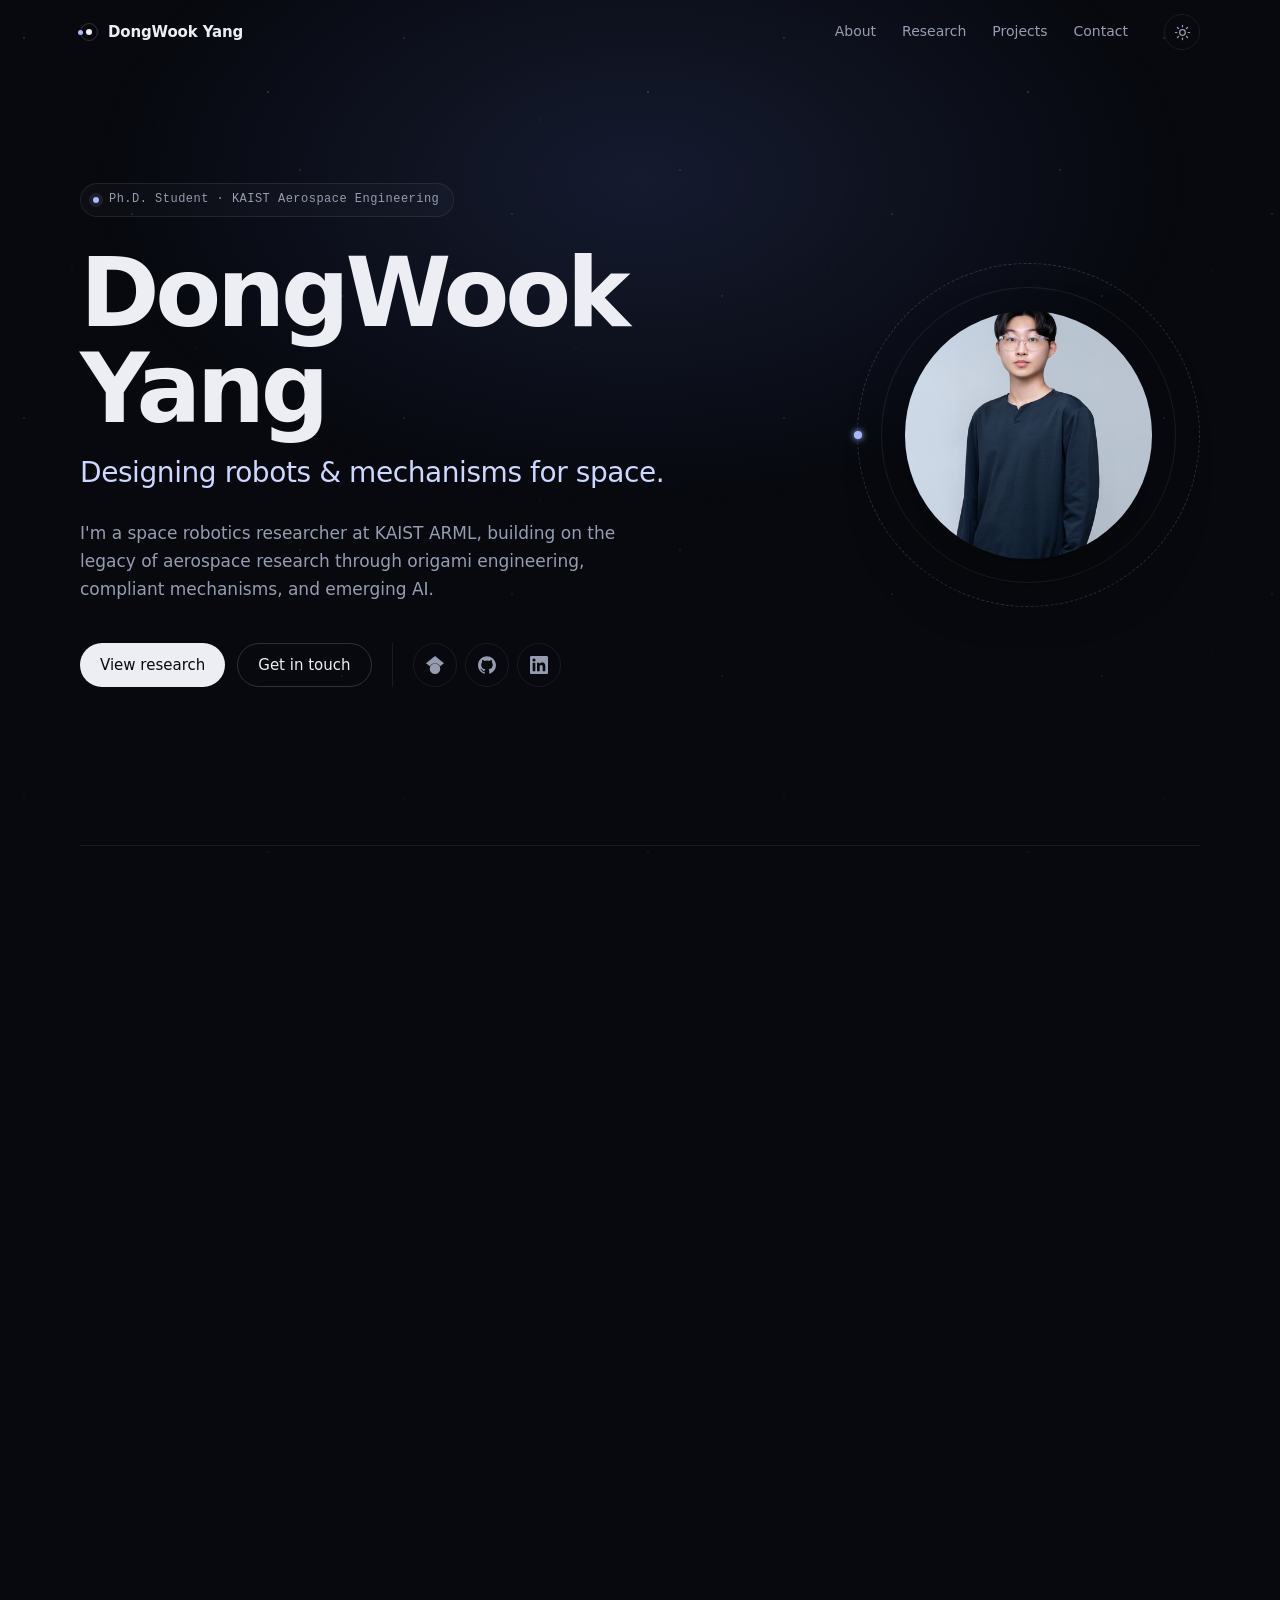
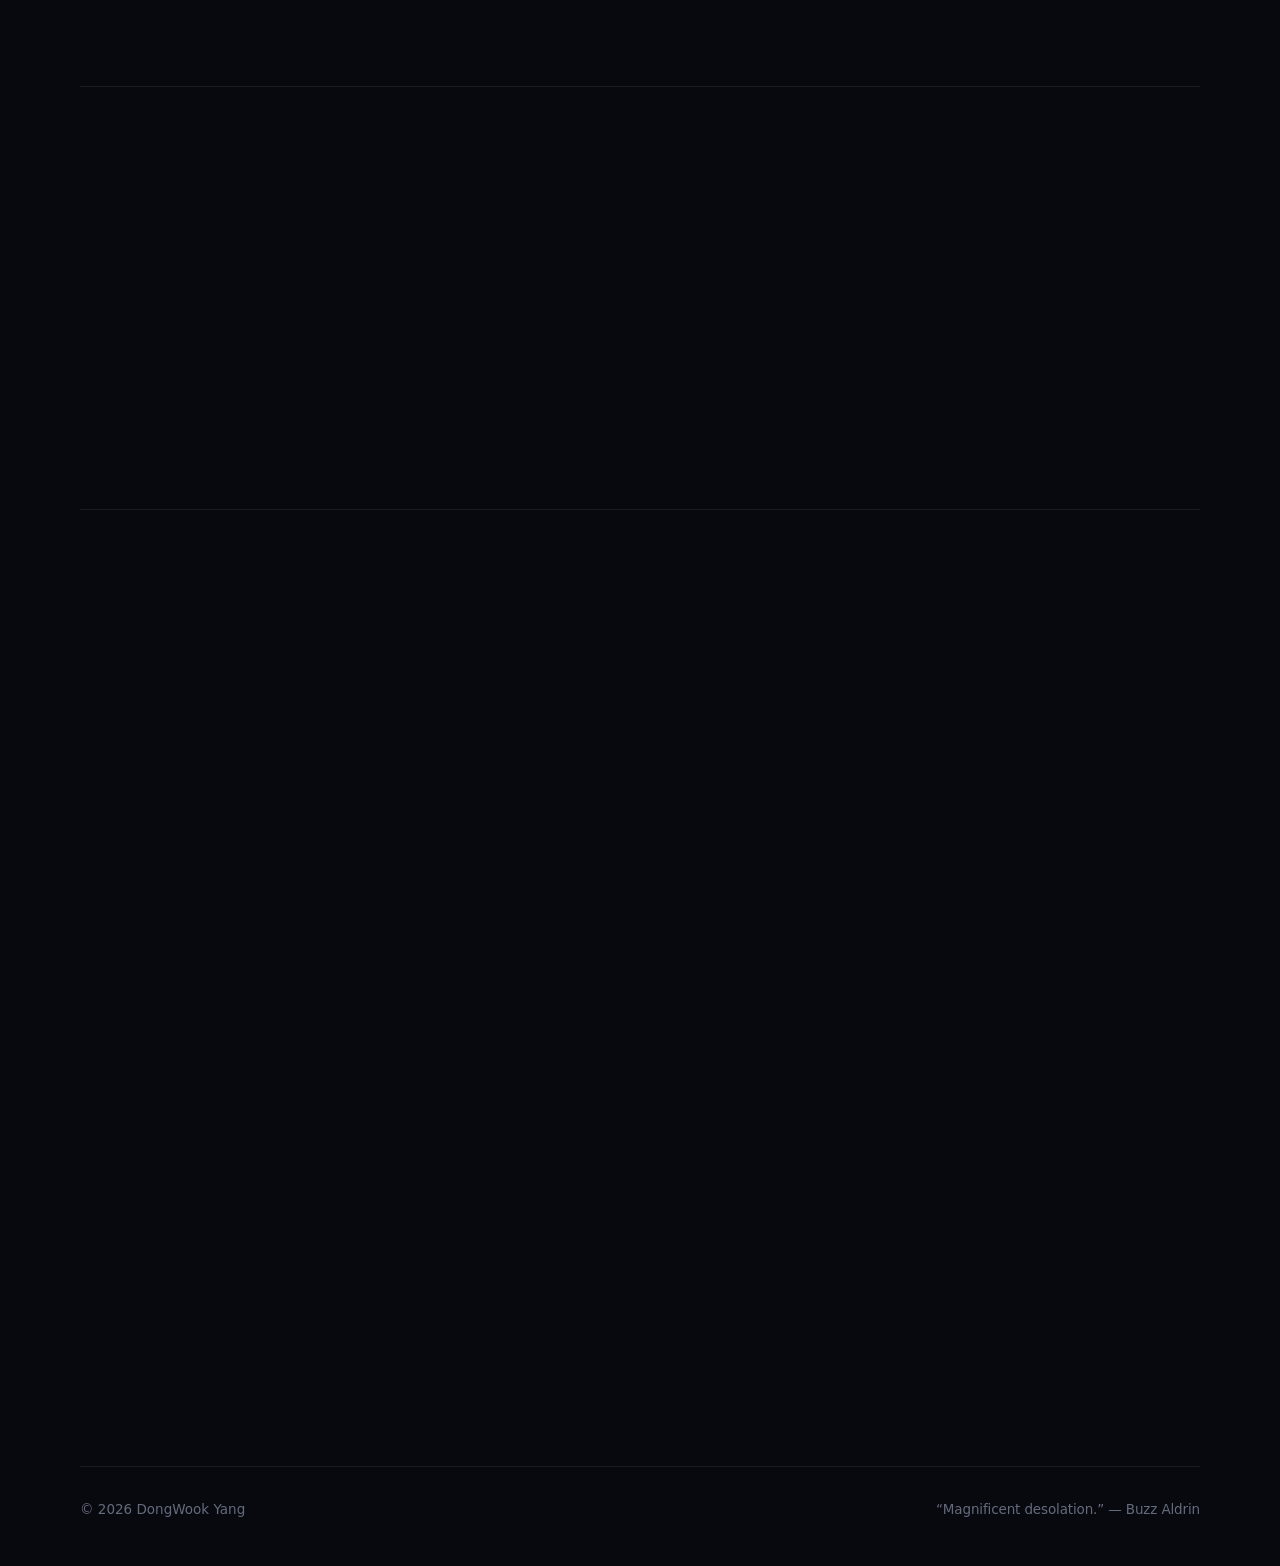
<file: index.html>
<!DOCTYPE html>
<html lang="en">
<head>
  <meta charset="UTF-8">
  <meta http-equiv="Content-Security-Policy" content="default-src 'self'; base-uri 'self'; object-src 'none'; form-action 'none'; script-src 'self' 'sha256-SAKOTvr+J2M8yFXxKi4TGFGWlwVYTr9Q6eZD1/Y7miM='; style-src 'self' https://fonts.googleapis.com; frame-src https://www.google.com https://maps.google.com; img-src 'self' data:; font-src https://fonts.gstatic.com; connect-src 'self'">
  <meta name="viewport" content="width=device-width, initial-scale=1.0">
  <title>DongWook Yang | Space Robotics</title>
  <meta
    name="description"
    content="DongWook Yang is a Ph.D. student in Aerospace Engineering at KAIST, researching space robotics, origami-inspired deployable mechanisms, and compliant mechanisms."
  >
  <meta property="og:title" content="DongWook Yang | Space Robotics">
  <meta property="og:description" content="Ph.D. student at KAIST ARML designing robots and mechanisms for space.">
  <meta property="og:image" content="https://ydw011.github.io/image/ydw_profile.jpg">
  <meta property="og:type" content="website">
  <link rel="icon" type="image/svg+xml" href="image/favicon.svg">
  <link rel="preconnect" href="https://fonts.googleapis.com">
  <link rel="preconnect" href="https://fonts.gstatic.com" crossorigin>
  <link href="https://fonts.googleapis.com/css2?family=Inter+Tight:wght@500;600;700&family=Inter:wght@400;500;600&family=JetBrains+Mono:wght@400;500&display=swap" rel="stylesheet">
  <script>document.documentElement.classList.add("js");try{const t=localStorage.getItem("theme");if(t)document.documentElement.dataset.theme=t}catch(e){}</script>
  <link rel="stylesheet" href="styles.css?v=42">
  <script src="script.js?v=42" defer></script>
</head>
<body>
  <svg class="icon-sprite" aria-hidden="true">
    <symbol id="i-github" viewBox="0 0 24 24"><path fill="currentColor" d="M12 .3a12 12 0 0 0-3.8 23.38c.6.12.83-.26.83-.57l-.02-2.04c-3.34.72-4.04-1.61-4.04-1.61-.55-1.39-1.34-1.76-1.34-1.76-1.09-.74.08-.73.08-.73 1.2.09 1.84 1.24 1.84 1.24 1.07 1.83 2.81 1.3 3.5 1 .1-.78.42-1.31.76-1.61-2.67-.3-5.47-1.33-5.47-5.93 0-1.31.47-2.38 1.24-3.22-.14-.3-.54-1.52.1-3.18 0 0 1.01-.32 3.3 1.23a11.5 11.5 0 0 1 6 0c2.28-1.55 3.29-1.23 3.29-1.23.64 1.66.24 2.88.12 3.18a4.65 4.65 0 0 1 1.23 3.22c0 4.61-2.8 5.63-5.48 5.92.42.36.81 1.1.81 2.22l-.01 3.29c0 .31.2.69.82.57A12 12 0 0 0 12 .3"/></symbol>
    <symbol id="i-linkedin" viewBox="0 0 24 24"><path fill="currentColor" d="M20.45 20.45h-3.55v-5.57c0-1.33-.03-3.04-1.85-3.04-1.85 0-2.14 1.45-2.14 2.94v5.67H9.35V9h3.41v1.56h.05c.48-.9 1.64-1.85 3.37-1.85 3.6 0 4.27 2.37 4.27 5.46v6.28zM5.34 7.43a2.06 2.06 0 1 1 0-4.13 2.06 2.06 0 0 1 0 4.13zM7.12 20.45H3.56V9h3.56v11.45zM22.22 0H1.77C.79 0 0 .77 0 1.73v20.54C0 23.23.79 24 1.77 24h20.45c.98 0 1.78-.77 1.78-1.73V1.73C24 .77 23.2 0 22.22 0z"/></symbol>
    <symbol id="i-scholar" viewBox="0 0 24 24"><path fill="currentColor" d="M5.24 13.77 0 9.5 12 0l12 9.5-5.24 4.27A7.5 7.5 0 0 0 12 9.5a7.5 7.5 0 0 0-6.76 4.27zM12 10a7 7 0 1 0 0 14 7 7 0 0 0 0-14z"/></symbol>
    <symbol id="i-arrow" viewBox="0 0 24 24"><path fill="none" stroke="currentColor" stroke-width="1.75" stroke-linecap="round" stroke-linejoin="round" d="M7 17 17 7M8 7h9v9"/></symbol>
    <symbol id="i-copy" viewBox="0 0 24 24"><g fill="none" stroke="currentColor" stroke-width="1.75" stroke-linecap="round" stroke-linejoin="round"><rect x="9" y="9" width="12" height="12" rx="2"/><path d="M5 15V5a2 2 0 0 1 2-2h10"/></g></symbol>
    <symbol id="i-check" viewBox="0 0 24 24"><path fill="none" stroke="currentColor" stroke-width="2" stroke-linecap="round" stroke-linejoin="round" d="M20 6 9 17l-5-5"/></symbol>
    <symbol id="i-sun" viewBox="0 0 24 24"><g fill="none" stroke="currentColor" stroke-width="1.75" stroke-linecap="round"><circle cx="12" cy="12" r="4"/><path d="M12 2v2M12 20v2M4.93 4.93l1.41 1.41M17.66 17.66l1.41 1.41M2 12h2M20 12h2M4.93 19.07l1.41-1.41M17.66 6.34l1.41-1.41"/></g></symbol>
    <symbol id="i-moon" viewBox="0 0 24 24"><path fill="none" stroke="currentColor" stroke-width="1.75" stroke-linecap="round" stroke-linejoin="round" d="M21 12.8A9 9 0 1 1 11.2 3a7 7 0 0 0 9.8 9.8z"/></symbol>
  </svg>

  <header class="site-header">
    <nav class="nav container" aria-label="Primary">
      <a class="nav-brand" href="#top">
        <span class="brand-mark" aria-hidden="true"></span>
        <span class="nav-brand-name">DongWook Yang</span>
      </a>
      <ul class="nav-links">
        <li><a href="#about">About</a></li>
        <li><a href="#research">Research</a></li>
        <li><a href="#projects">Projects</a></li>
        <li><a href="#contact">Contact</a></li>
      </ul>
      <button class="theme-toggle" type="button" aria-label="Switch color theme">
        <svg class="icon icon-sun"><use href="#i-sun"></use></svg>
        <svg class="icon icon-moon"><use href="#i-moon"></use></svg>
      </button>
    </nav>
  </header>

  <main id="top">
    <section class="hero container" aria-labelledby="hero-title">
      <div class="hero-copy">
        <p class="kicker reveal"><span class="kicker-dot" aria-hidden="true"></span>Ph.D. Student · KAIST Aerospace Engineering</p>
        <h1 class="hero-title reveal" id="hero-title">DongWook Yang</h1>
        <p class="hero-tagline reveal">Designing robots &amp; mechanisms for space.</p>
        <p class="hero-lead reveal">
          I'm a space robotics researcher at KAIST ARML, building on the legacy of aerospace research through
          origami engineering, compliant mechanisms, and emerging AI.
        </p>
        <div class="hero-actions reveal">
          <a class="btn btn-primary" href="#research">View research</a>
          <a class="btn btn-ghost" href="#contact">Get in touch</a>
          <span class="hero-socials">
            <a class="icon-btn" href="https://scholar.google.com/citations?user=3fk-jnwAAAAJ&hl=ko" target="_blank" rel="noreferrer" aria-label="Google Scholar">
              <svg class="icon"><use href="#i-scholar"></use></svg>
            </a>
            <a class="icon-btn" href="https://github.com/ydw011" target="_blank" rel="noreferrer" aria-label="GitHub">
              <svg class="icon"><use href="#i-github"></use></svg>
            </a>
            <a class="icon-btn" href="https://www.linkedin.com/in/dongwook-yang-b07a642b6" target="_blank" rel="noreferrer" aria-label="LinkedIn">
              <svg class="icon"><use href="#i-linkedin"></use></svg>
            </a>
          </span>
        </div>
      </div>

      <figure class="hero-portrait reveal">
        <span class="orbit" aria-hidden="true"></span>
        <img src="image/ydw_profile.jpg" alt="Portrait of DongWook Yang" width="425" height="531">
      </figure>
    </section>

    <section class="section container" id="about" aria-labelledby="about-title">
      <header class="section-head reveal">
        <p class="section-index">01</p>
        <h2 id="about-title">About</h2>
      </header>

      <div class="section-body">
        <p class="lead reveal">
          I'm a Ph.D. student in Aerospace Engineering at KAIST, where I also earned my B.S. and M.S.
          In the Aerospace Robotics and Mechanisms Laboratory, I work on robots and mechanisms for space exploration.
        </p>

        <a class="lab-card reveal" href="https://arml.kaist.ac.kr/" target="_blank" rel="noreferrer">
          <span class="lab-logo"><img src="image/ARML_logo.png" alt="" width="40" height="40"></span>
          <span class="lab-text">
            <span class="label">Current lab</span>
            <span class="lab-name">Aerospace Robotics and Mechanisms Laboratory (ARML)</span>
          </span>
          <svg class="icon lab-arrow" aria-hidden="true"><use href="#i-arrow"></use></svg>
        </a>

        <div class="about-grid">
          <div class="reveal" id="education-block">
            <h3 class="label">Education</h3>
            <ol class="timeline" id="education-list"></ol>
          </div>
          <div class="reveal" id="career-block">
            <h3 class="label">Career</h3>
            <ol class="timeline" id="career-list"></ol>
          </div>
        </div>
      </div>
    </section>

    <section class="section container" id="research" aria-labelledby="research-title">
      <header class="section-head reveal">
        <p class="section-index">02</p>
        <h2 id="research-title">Research</h2>
      </header>

      <div class="section-body">
        <p class="lead reveal">
          My research centers on space robotics, building on past foundations through origami engineering and
          new AI technologies to design new robots and mechanisms for space.
        </p>

        <ul class="focus-grid reveal">
          <li class="focus-item">
            <span class="focus-num">A</span>
            <h3>Space Robotics</h3>
            <p>Planetary rovers and in-situ resource utilization (ISRU).</p>
          </li>
          <li class="focus-item">
            <span class="focus-num">B</span>
            <h3>Origami &amp; Deployable Mechanisms</h3>
            <p>Structures that fold compact for launch and deploy in orbit.</p>
          </li>
          <li class="focus-item">
            <span class="focus-num">C</span>
            <h3>Compliant Mechanisms</h3>
            <p>Joints and linkages that move through elastic deformation.</p>
          </li>
        </ul>

        <div class="block-head reveal">
          <h3 class="label">Publications <span class="label-count" id="publication-count"></span></h3>
          <a class="text-link" href="https://scholar.google.com/citations?user=3fk-jnwAAAAJ&hl=ko" target="_blank" rel="noreferrer">
            Google Scholar <svg class="icon" aria-hidden="true"><use href="#i-arrow"></use></svg>
          </a>
        </div>
        <ol class="pub-list" id="publication-list" aria-live="polite"></ol>
      </div>
    </section>

    <section class="section container" id="projects" aria-labelledby="projects-title">
      <header class="section-head reveal">
        <p class="section-index">03</p>
        <h2 id="projects-title">Projects</h2>
      </header>

      <div class="section-body">
        <div class="project-grid" id="project-list" aria-live="polite"></div>
      </div>
    </section>

    <section class="section container" id="contact" aria-labelledby="contact-title">
      <header class="section-head reveal">
        <p class="section-index">04</p>
        <h2 id="contact-title">Contact</h2>
      </header>

      <div class="section-body">
        <p class="contact-lead reveal">Questions, collaborations, or ideas about space robotics? I'd love to hear from you.</p>

        <div class="contact-grid">
          <dl class="contact-list reveal">
            <div class="contact-row">
              <dt>Email</dt>
              <dd class="email-row">
                <span>ydw011 [at] kaist.ac.kr</span>
                <button class="copy-btn" type="button" data-user="ydw011" data-domain="kaist.ac.kr" aria-label="Copy email address">
                  <svg class="icon icon-copy"><use href="#i-copy"></use></svg>
                  <svg class="icon icon-check"><use href="#i-check"></use></svg>
                  <span class="copy-label">Copy</span>
                </button>
              </dd>
            </div>
            <div class="contact-row">
              <dt>Office</dt>
              <dd>Rm #702, Bldg. W13, KAIST<br>Daejeon 34141, Republic of Korea</dd>
            </div>
            <div class="contact-row">
              <dt>Elsewhere</dt>
              <dd class="contact-links">
                <a href="https://github.com/ydw011" target="_blank" rel="noreferrer"><svg class="icon"><use href="#i-github"></use></svg>GitHub</a>
                <a href="https://www.linkedin.com/in/dongwook-yang-b07a642b6" target="_blank" rel="noreferrer"><svg class="icon"><use href="#i-linkedin"></use></svg>LinkedIn</a>
                <a href="https://scholar.google.com/citations?user=3fk-jnwAAAAJ&hl=ko" target="_blank" rel="noreferrer"><svg class="icon"><use href="#i-scholar"></use></svg>Scholar</a>
              </dd>
            </div>
          </dl>

          <div class="map-frame reveal">
            <iframe
              title="KAIST office location"
              src="https://www.google.com/maps?q=KAIST%20%ED%95%9C%EA%B5%AD%EA%B3%BC%ED%95%99%EA%B8%B0%EC%88%A0%EC%9B%90%20%EB%B3%B8%EC%9B%90&z=16&output=embed"
              loading="lazy"
              referrerpolicy="no-referrer-when-downgrade"
            ></iframe>
          </div>
        </div>

        <a class="ama-card reveal" href="talk.html">
          <span>
            <span class="label">Guestbook</span>
            <span class="ama-title">Ask Me Anything</span>
            <span class="ama-text">Sign in with GitHub and leave a note that other visitors can read too.</span>
          </span>
          <span class="icon-btn ama-arrow" aria-hidden="true"><svg class="icon"><use href="#i-arrow"></use></svg></span>
        </a>
      </div>
    </section>
  </main>

  <footer class="site-footer">
    <div class="container footer-inner">
      <p>© <span data-year>2026</span> DongWook Yang</p>
      <p class="footer-quote"><q>Magnificent desolation.</q> — Buzz Aldrin</p>
    </div>
  </footer>
</body>
</html>
</file>
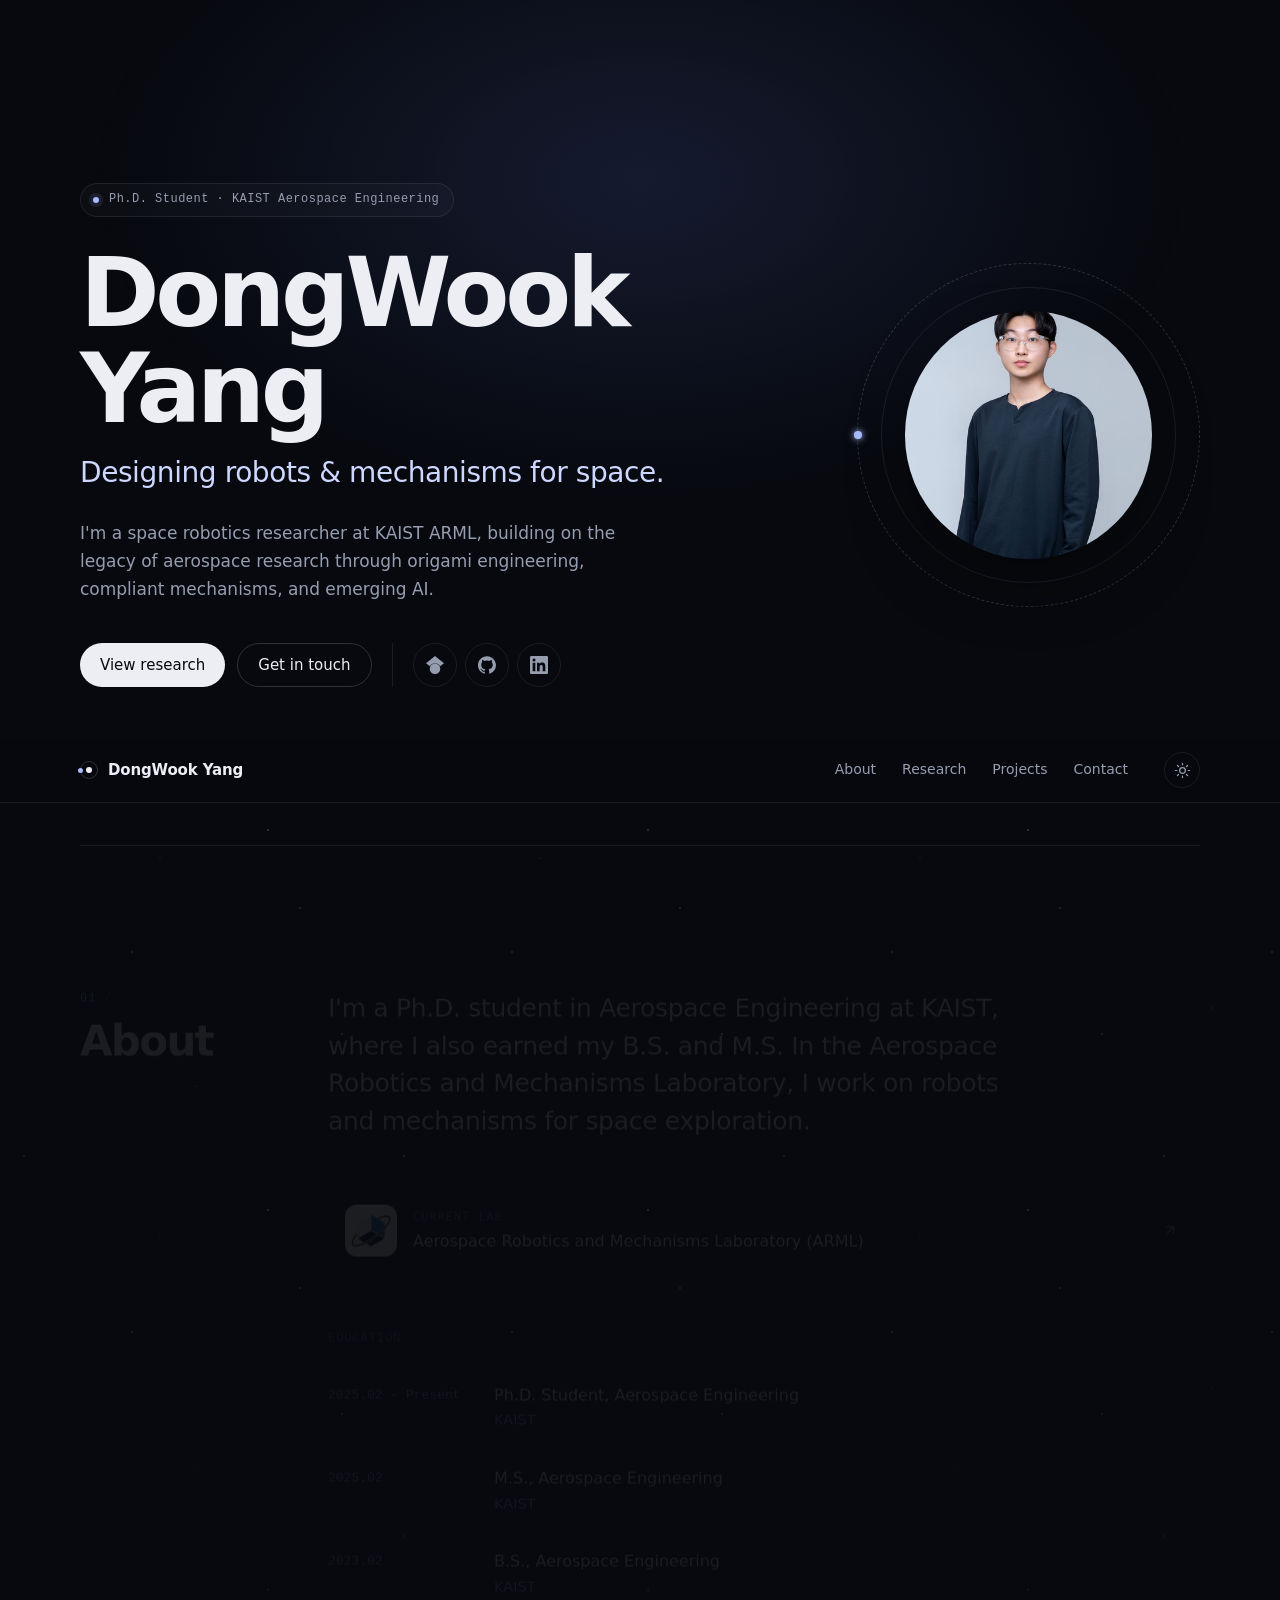
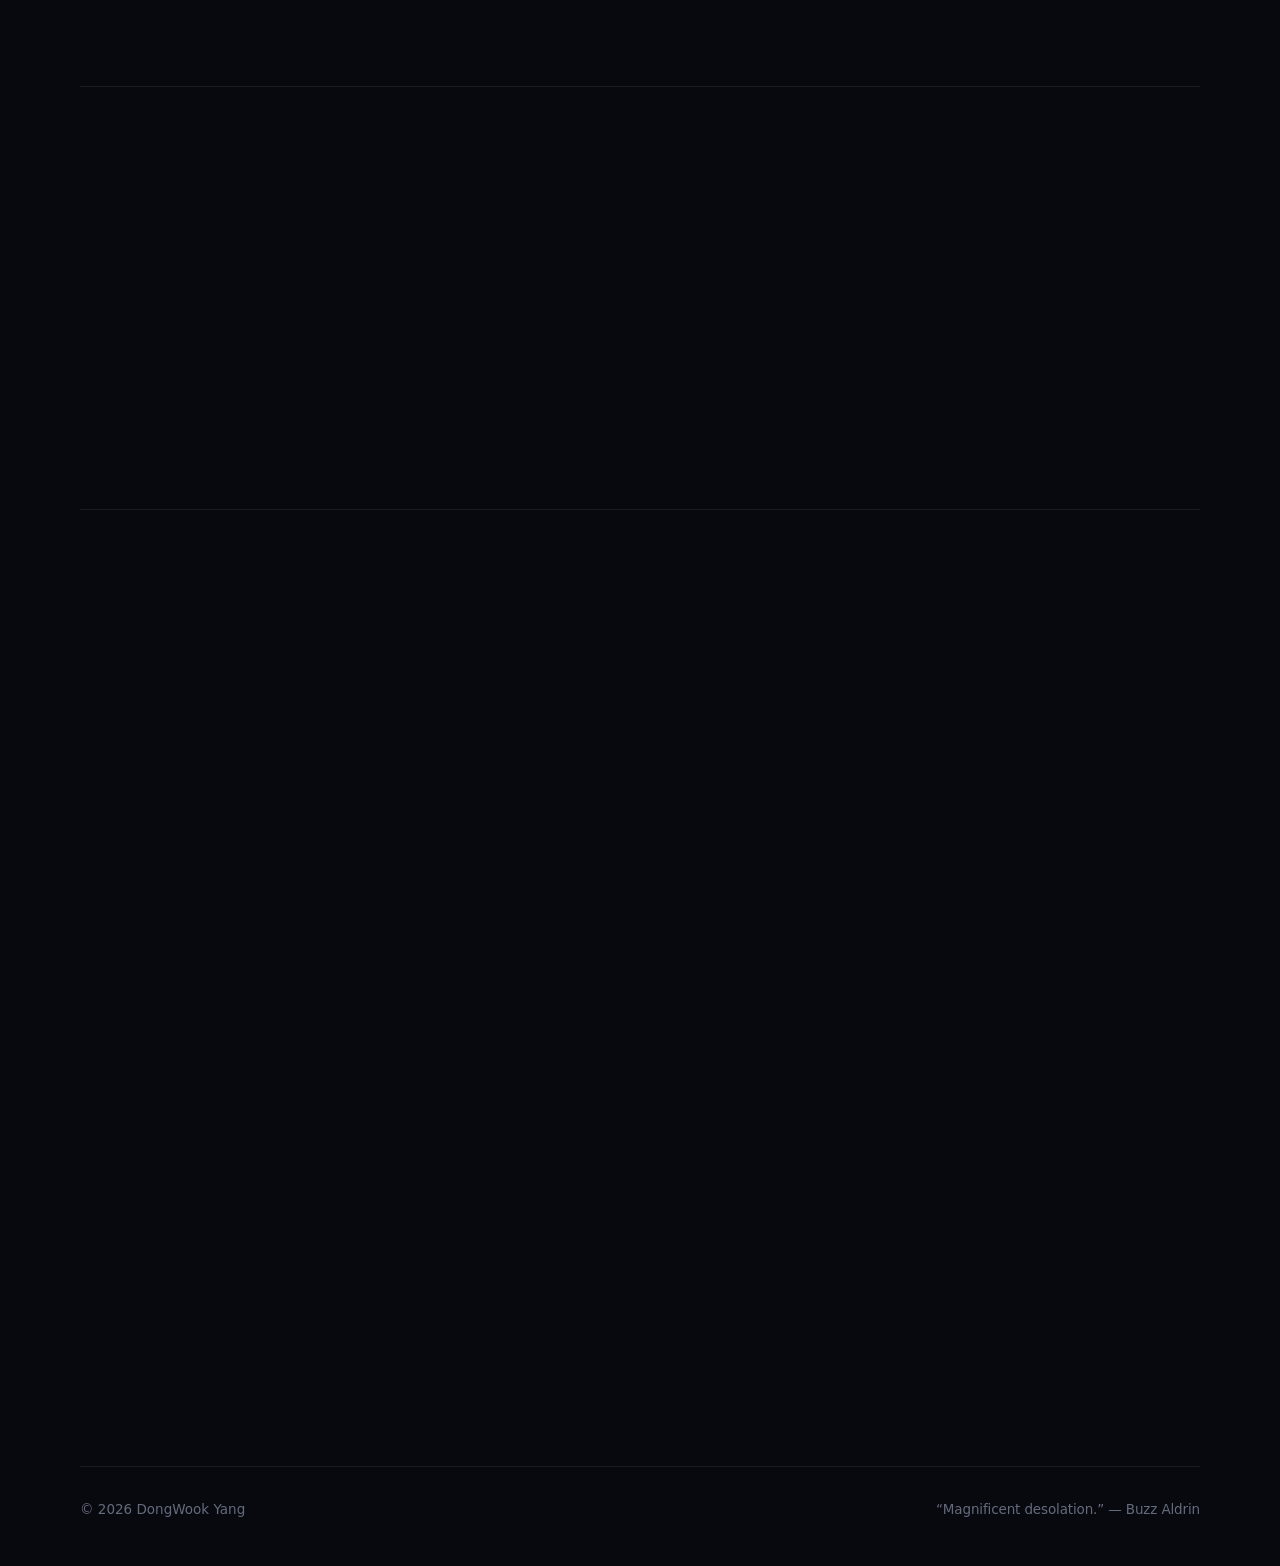
<file: about.html>
<!DOCTYPE html>
<html lang="en">
<head>
  <meta charset="UTF-8">
  <title>About | DongWook Yang</title>
  <meta name="robots" content="noindex">
  <meta http-equiv="refresh" content="0; url=index.html#about">
  <link rel="canonical" href="https://ydw011.github.io/">
  <script>window.location.replace("index.html#about");</script>
</head>
<body>
  <p>This page has moved to <a href="index.html#about">the main page</a>.</p>
</body>
</html>
</file>
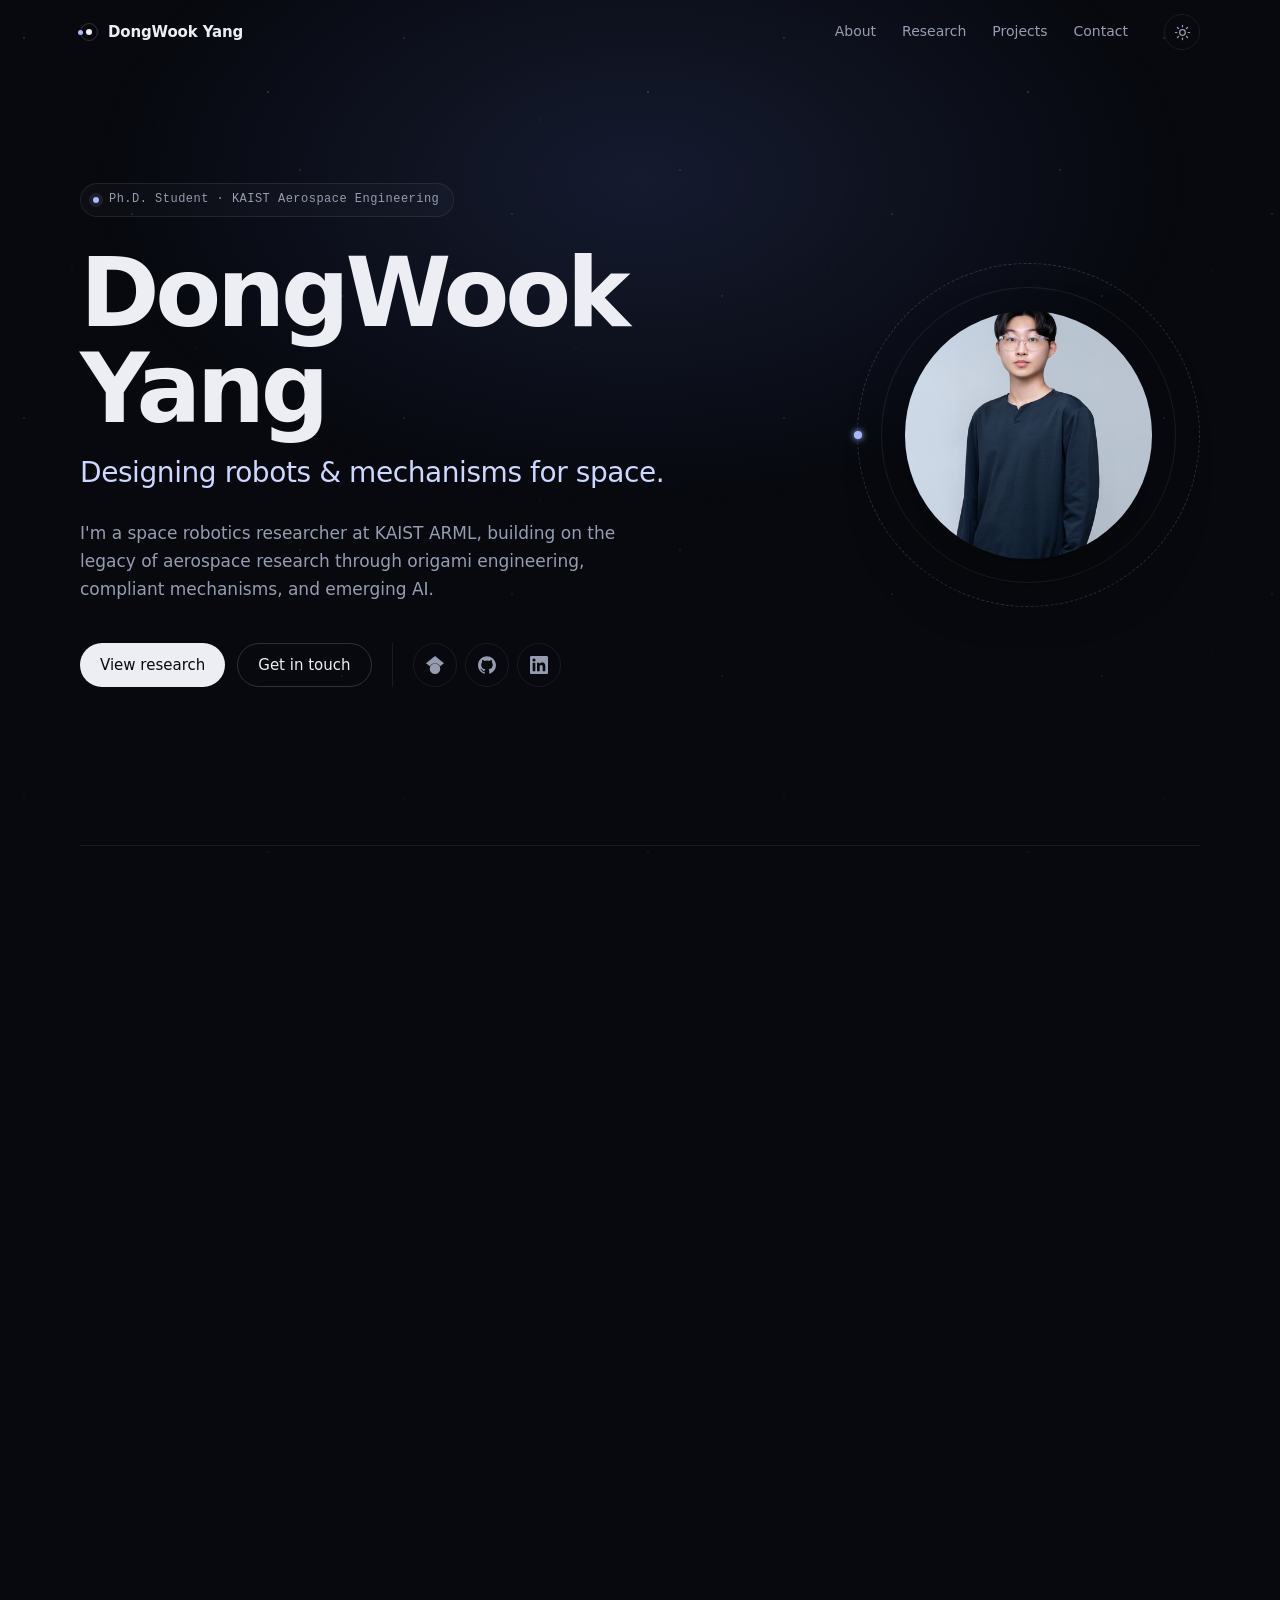
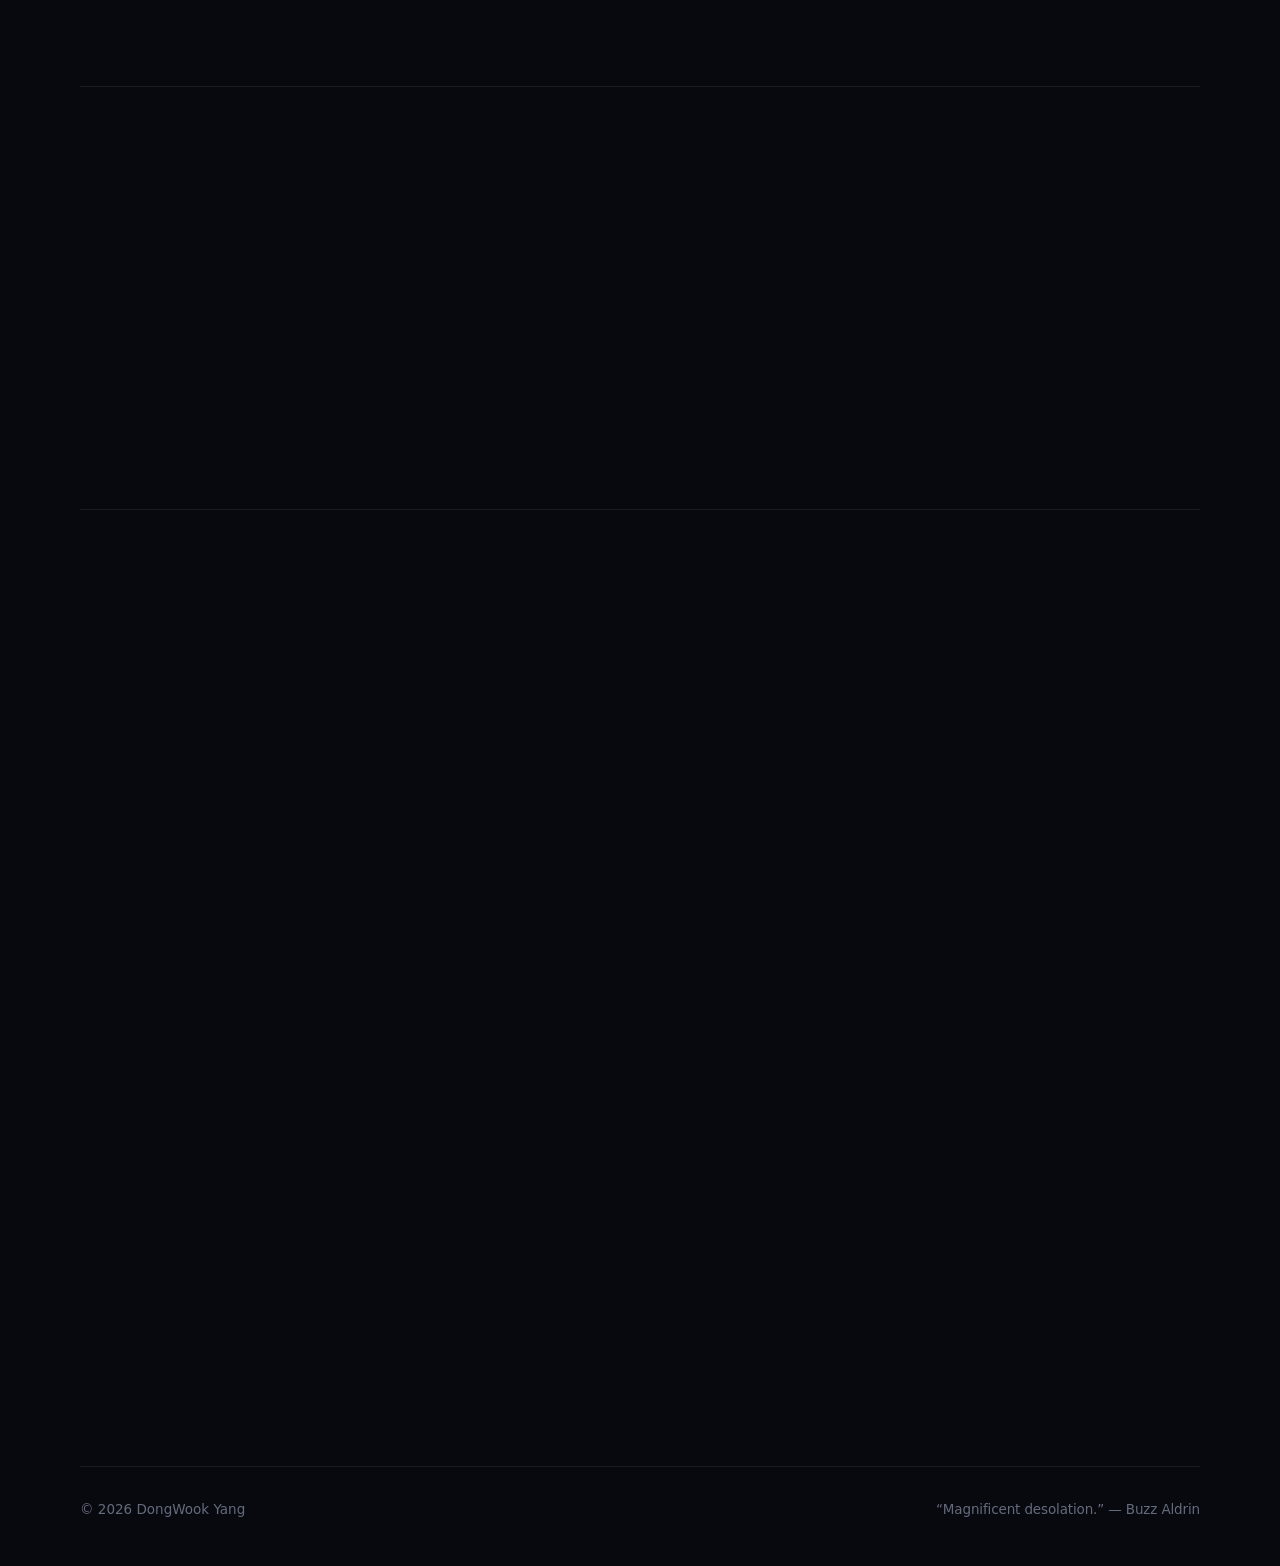
<file: hobbies.html>
<!DOCTYPE html>
<html lang="en">
<head>
  <meta charset="UTF-8">
  <title>Hobbies | DongWook Yang</title>
  <meta name="robots" content="noindex">
  <meta http-equiv="refresh" content="0; url=index.html">
  <link rel="canonical" href="https://ydw011.github.io/">
  <script>window.location.replace("index.html");</script>
</head>
<body>
  <p>This page has moved to <a href="index.html">the main page</a>.</p>
</body>
</html>
</file>
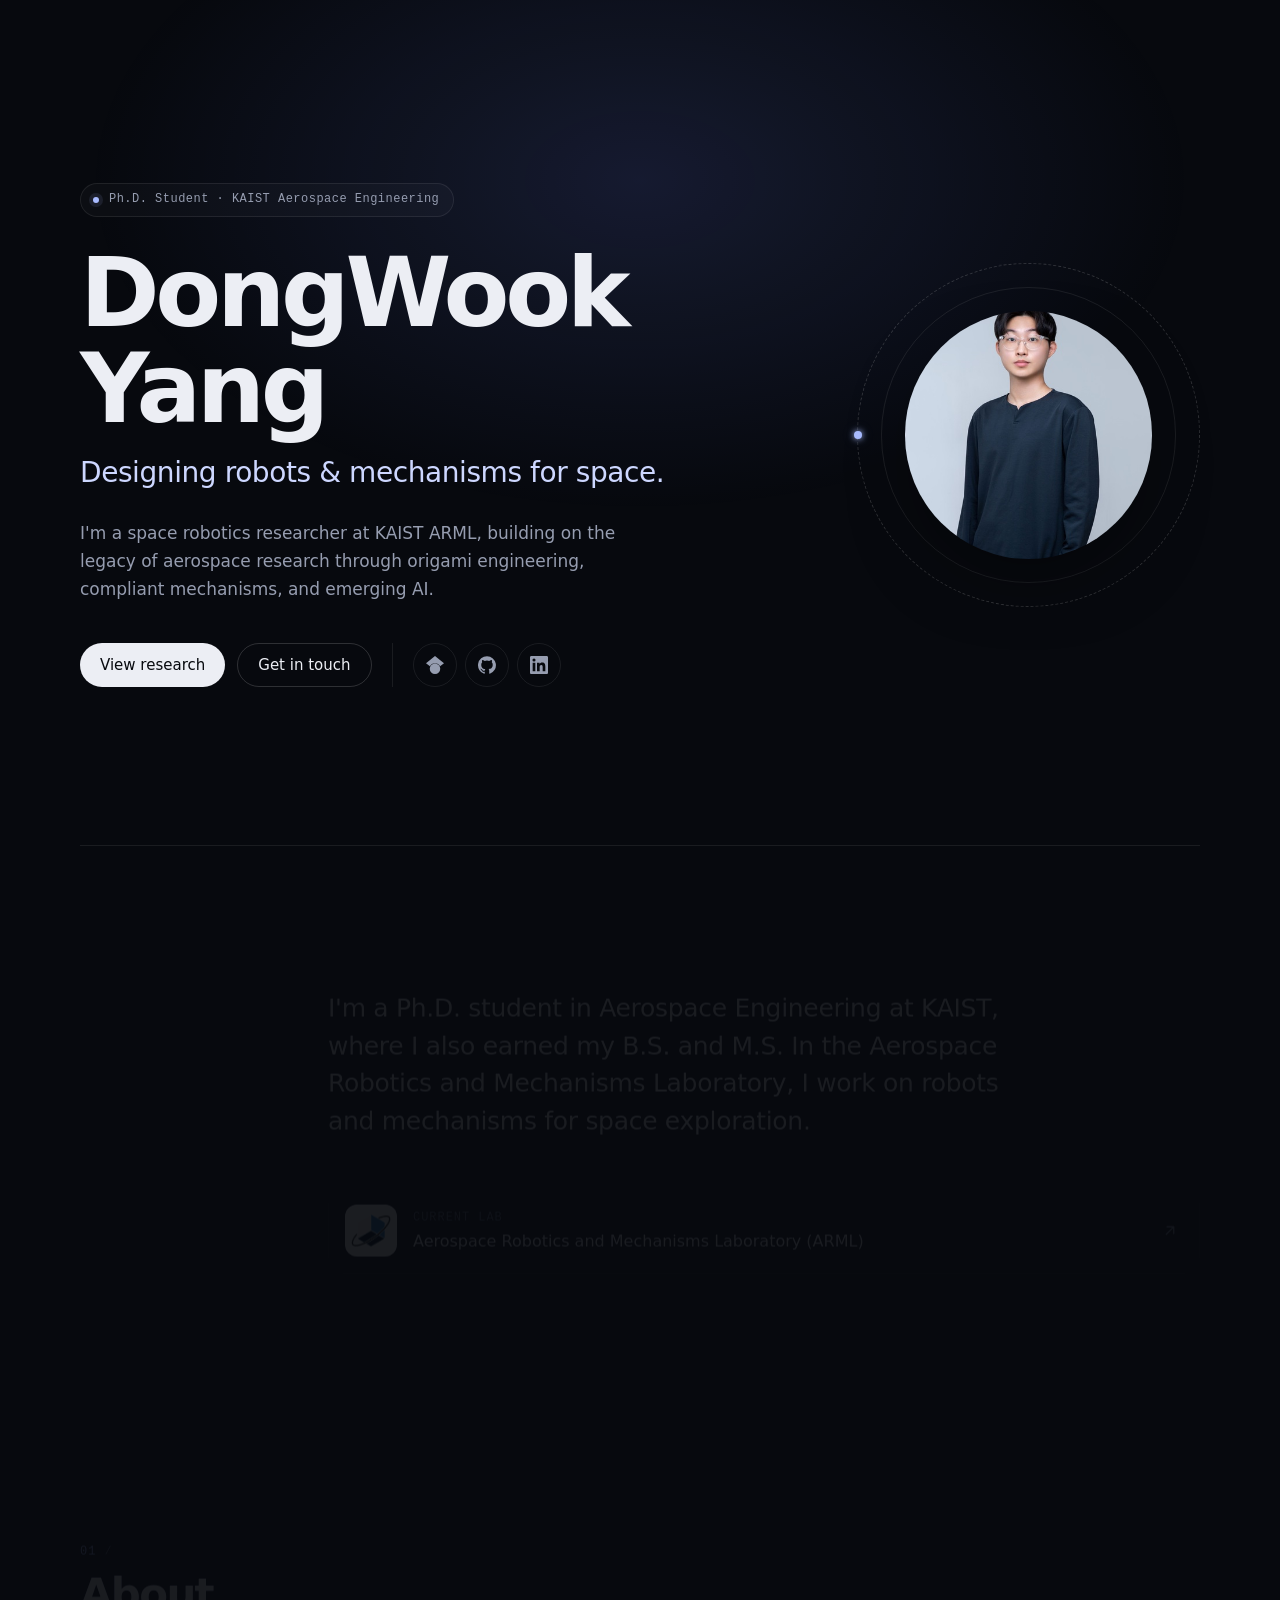
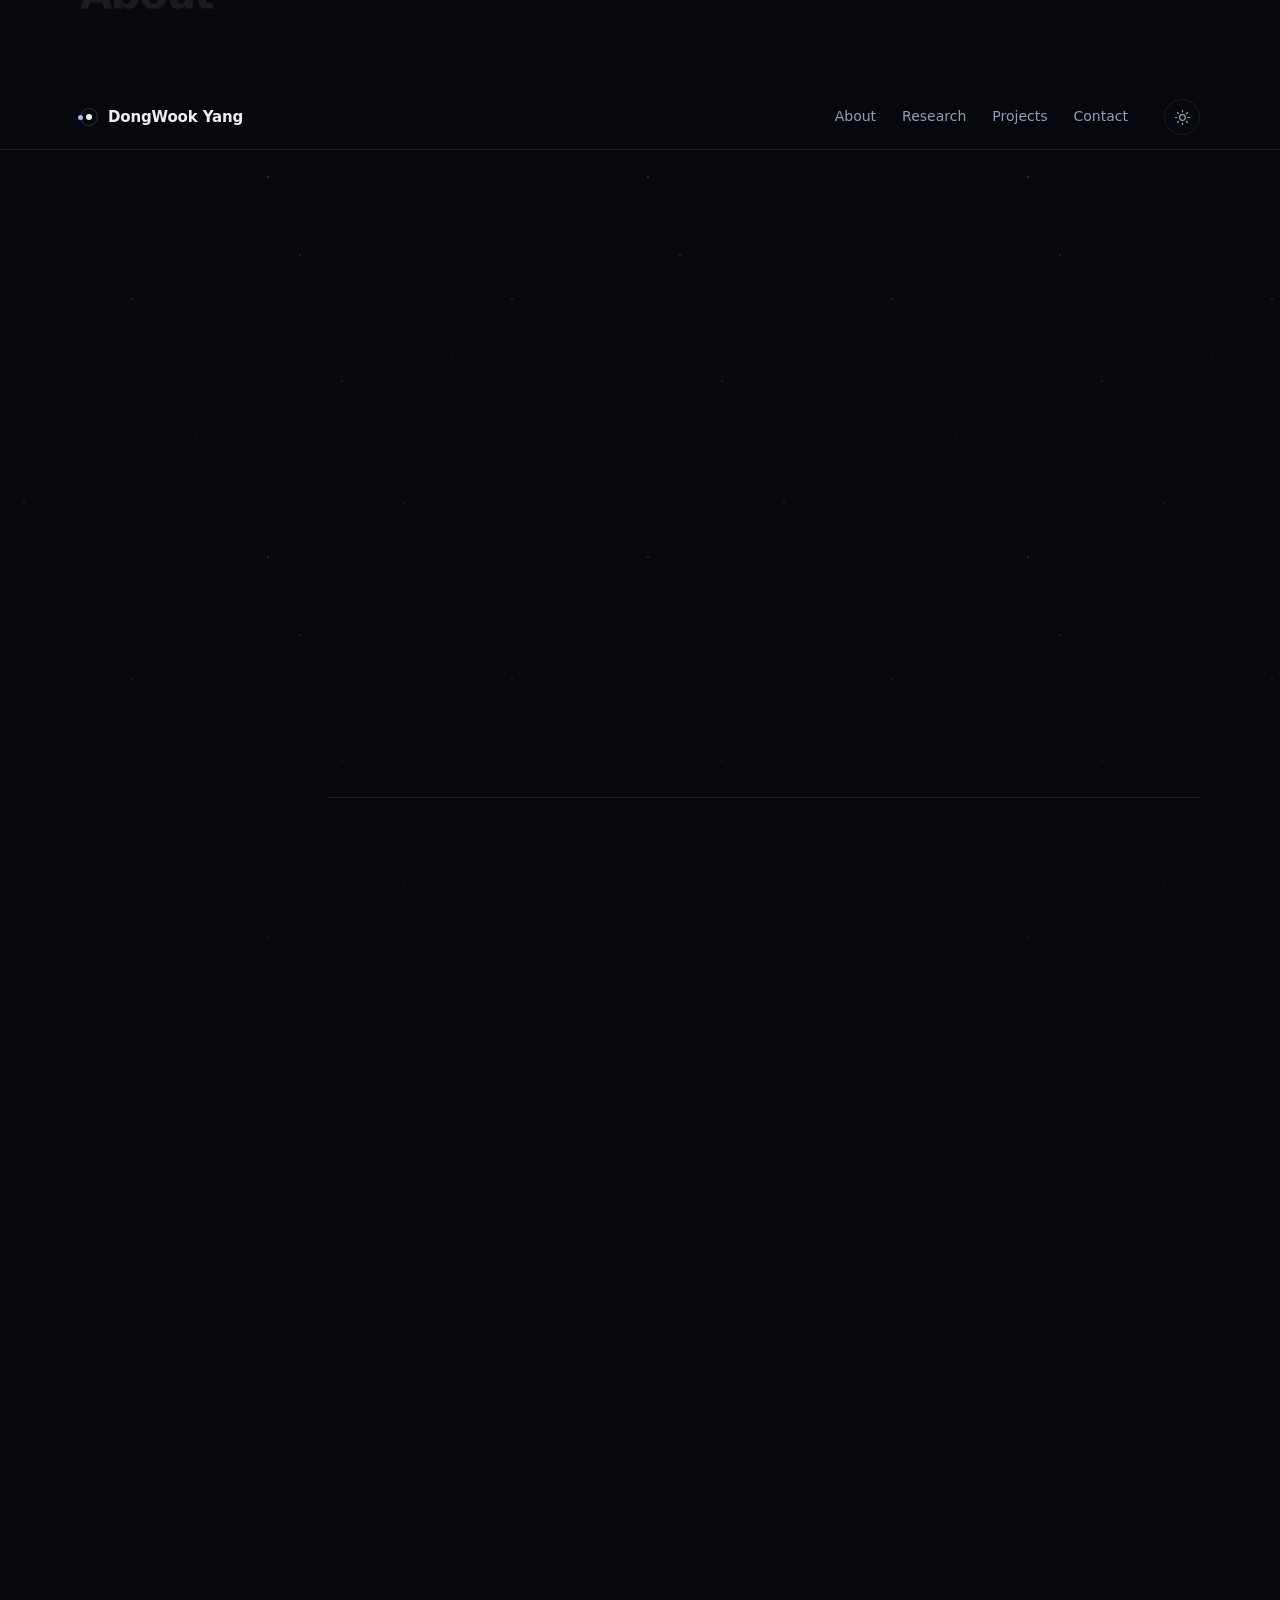
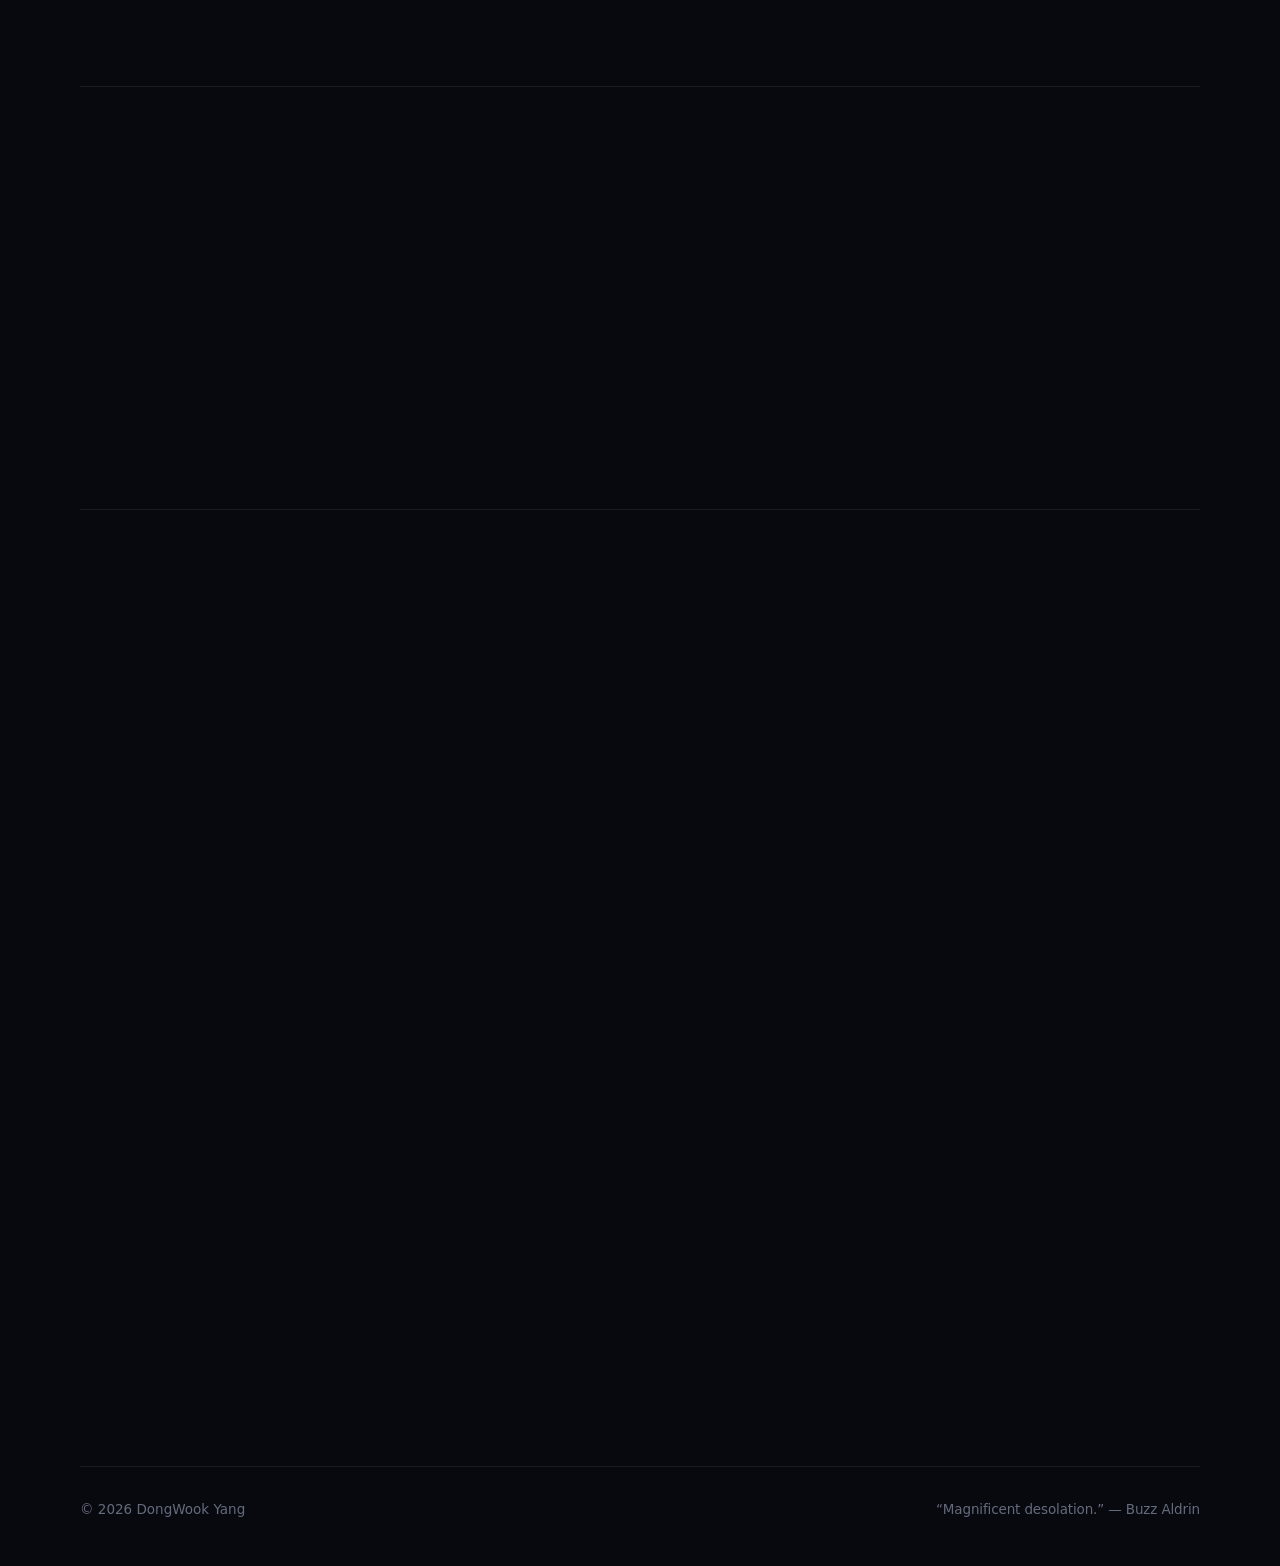
<file: projects.html>
<!DOCTYPE html>
<html lang="en">
<head>
  <meta charset="UTF-8">
  <title>Projects | DongWook Yang</title>
  <meta name="robots" content="noindex">
  <meta http-equiv="refresh" content="0; url=index.html#projects">
  <link rel="canonical" href="https://ydw011.github.io/">
  <script>window.location.replace("index.html#projects");</script>
</head>
<body>
  <p>This page has moved to <a href="index.html#projects">the main page</a>.</p>
</body>
</html>
</file>
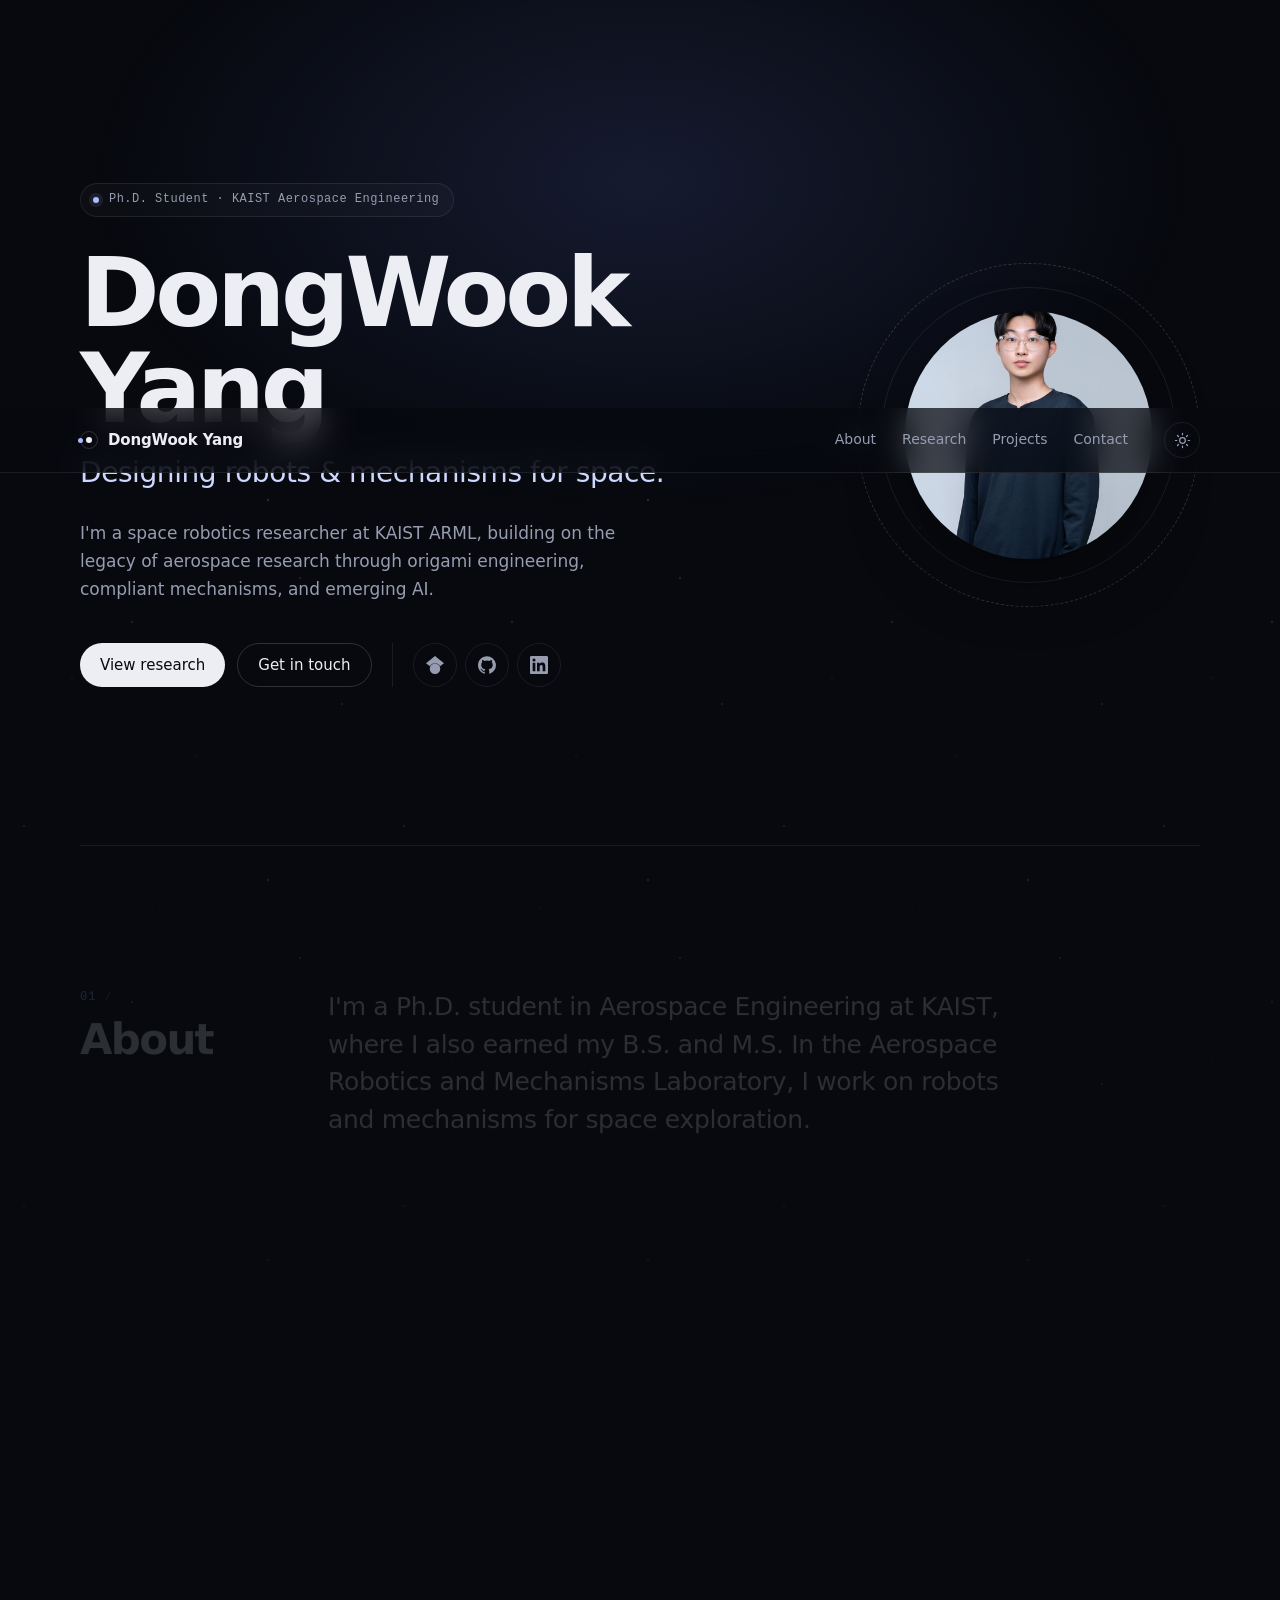
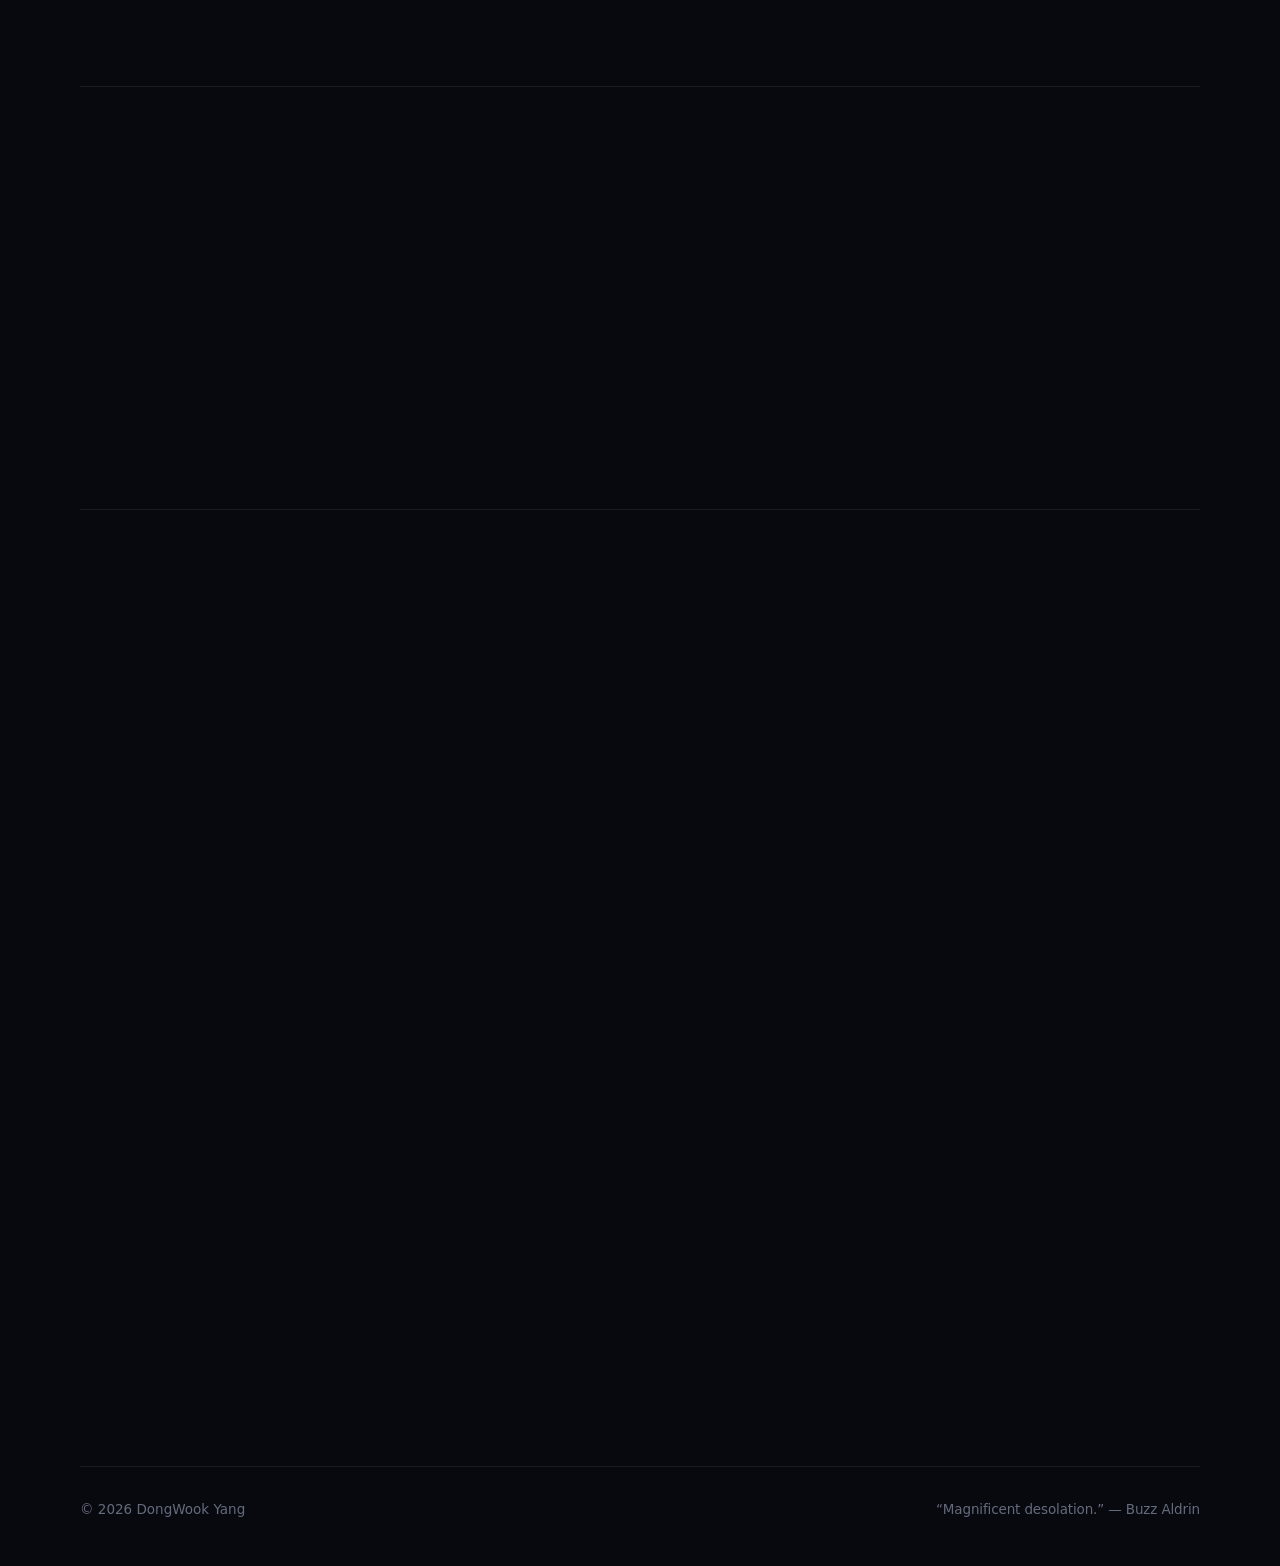
<file: research.html>
<!DOCTYPE html>
<html lang="en">
<head>
  <meta charset="UTF-8">
  <title>Research | DongWook Yang</title>
  <meta name="robots" content="noindex">
  <meta http-equiv="refresh" content="0; url=index.html#research">
  <link rel="canonical" href="https://ydw011.github.io/">
  <script>window.location.replace("index.html#research");</script>
</head>
<body>
  <p>This page has moved to <a href="index.html#research">the main page</a>.</p>
</body>
</html>
</file>
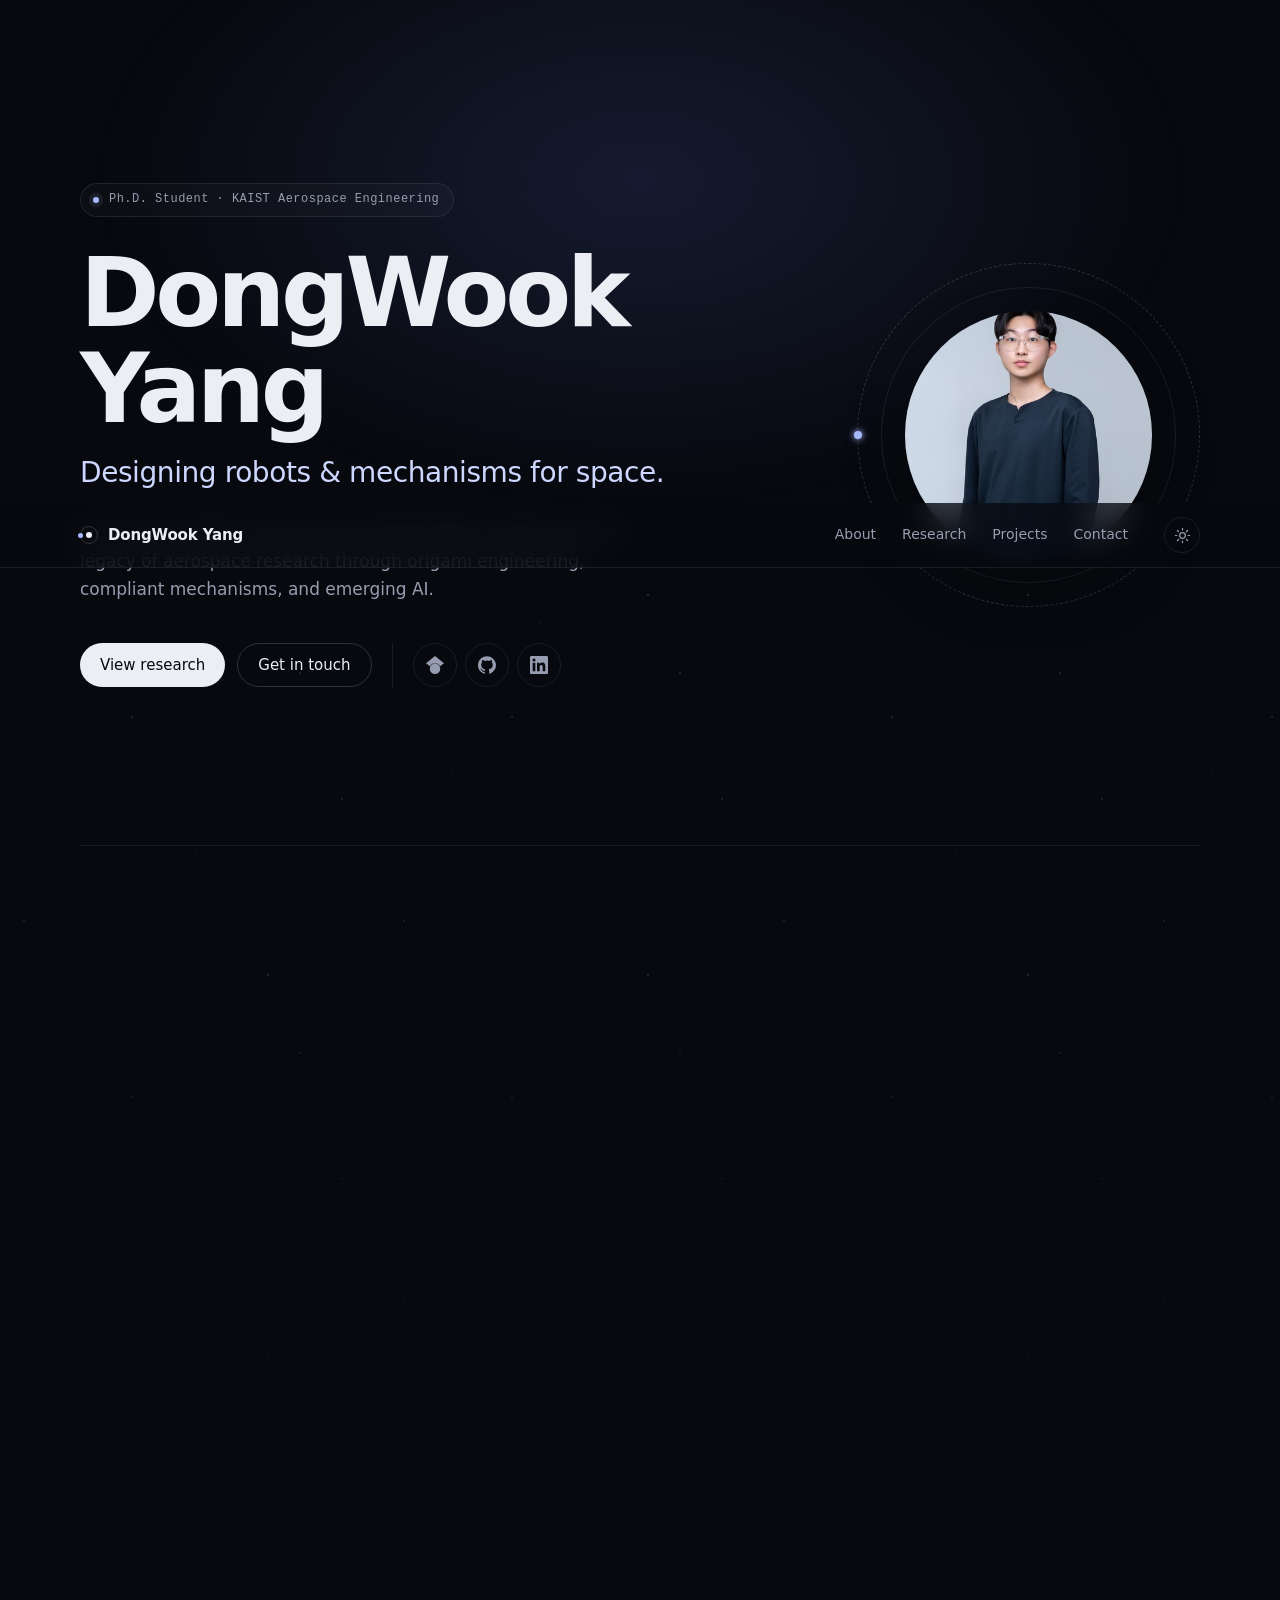
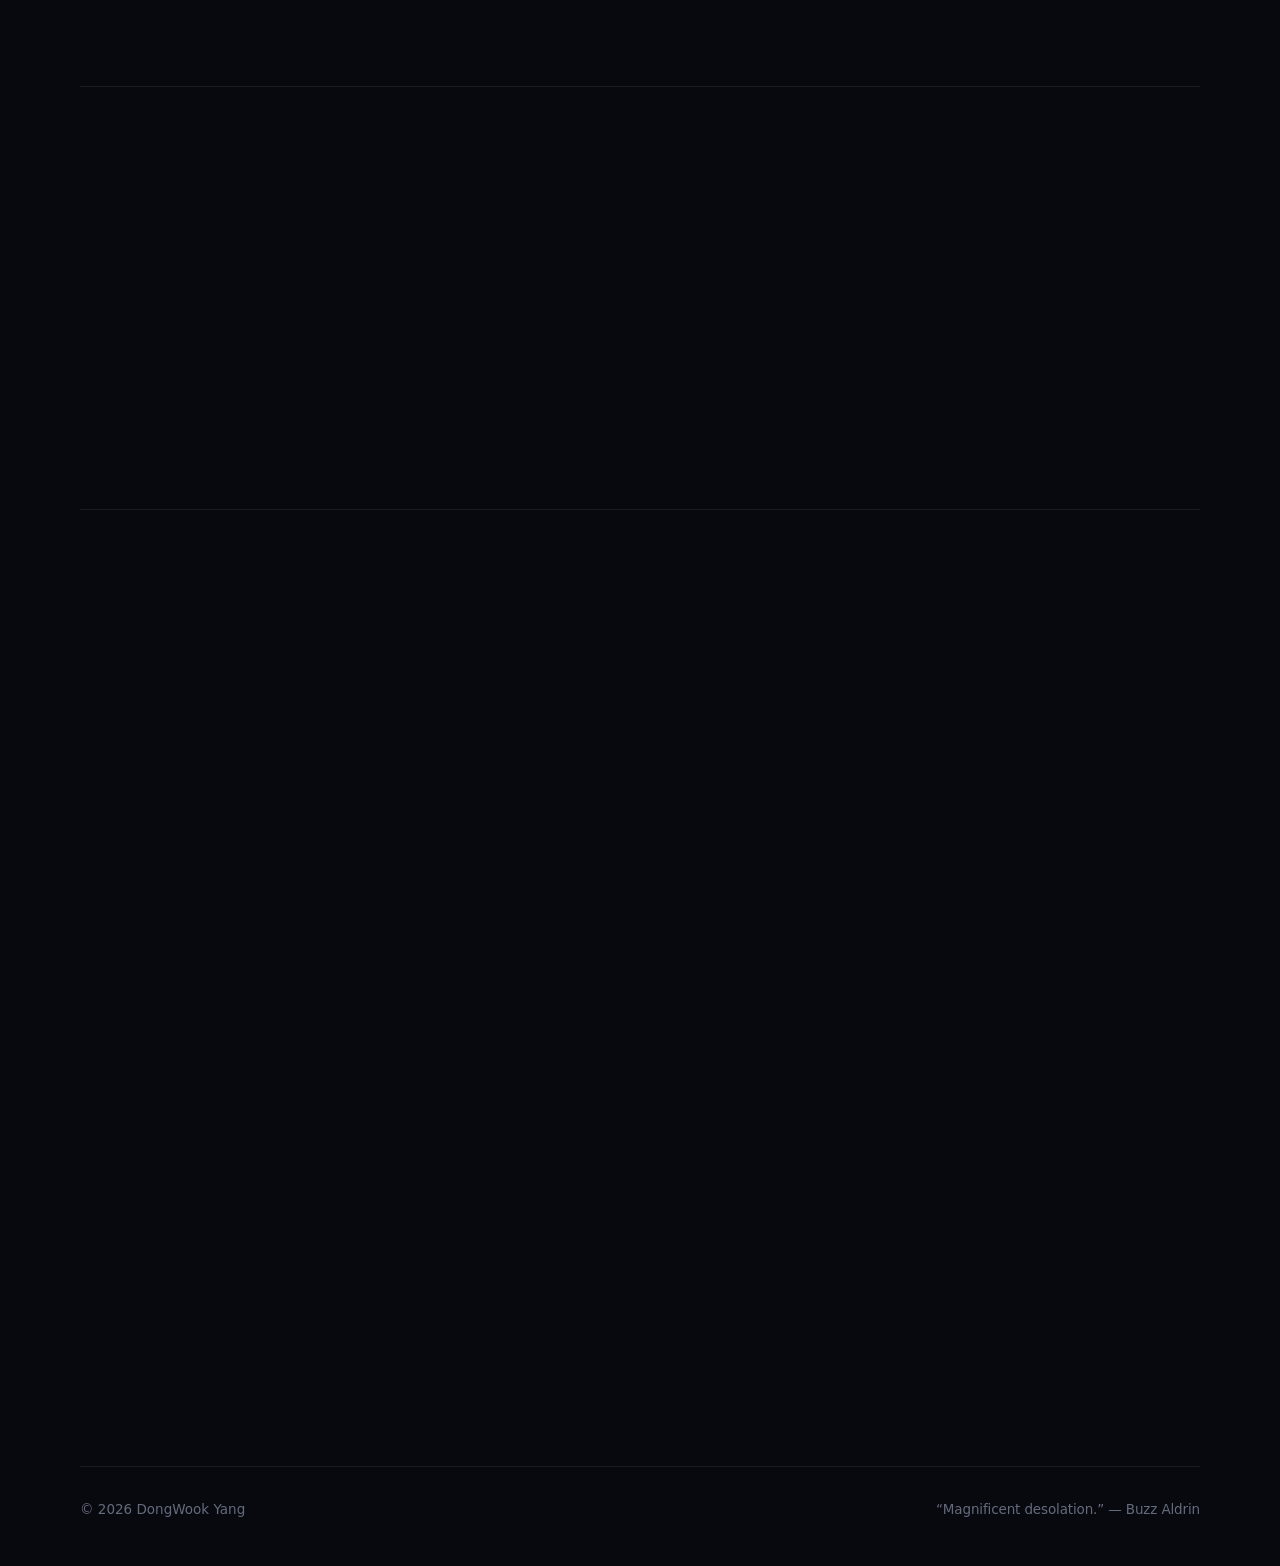
<file: social.html>
<!DOCTYPE html>
<html lang="en">
<head>
  <meta charset="UTF-8">
  <title>Social | DongWook Yang</title>
  <meta name="robots" content="noindex">
  <meta http-equiv="refresh" content="0; url=index.html#contact">
  <link rel="canonical" href="https://ydw011.github.io/">
  <script>window.location.replace("index.html#contact");</script>
</head>
<body>
  <p>This page has moved to <a href="index.html#contact">the main page</a>.</p>
</body>
</html>
</file>
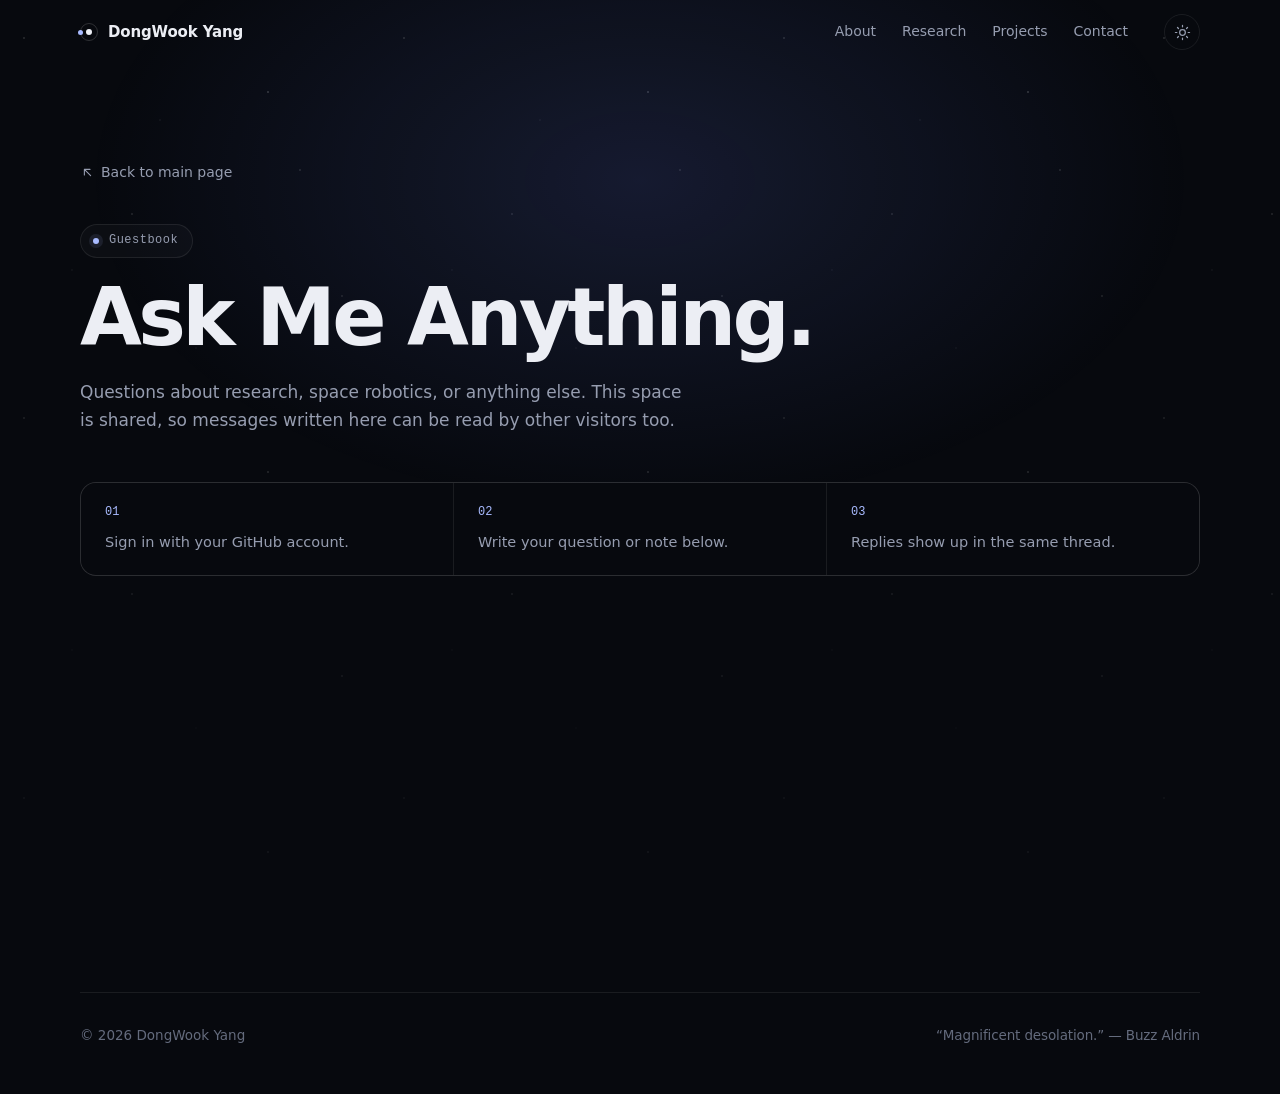
<file: talk.html>
<!DOCTYPE html>
<html lang="en">
<head>
  <meta charset="UTF-8">
  <meta http-equiv="Content-Security-Policy" content="default-src 'self'; base-uri 'self'; object-src 'none'; form-action 'none'; script-src 'self' 'sha256-SAKOTvr+J2M8yFXxKi4TGFGWlwVYTr9Q6eZD1/Y7miM=' https://utteranc.es; style-src 'self' 'unsafe-inline' https://fonts.googleapis.com; frame-src https://utteranc.es; img-src 'self' data:; font-src https://fonts.gstatic.com; connect-src 'self'">
  <meta name="viewport" content="width=device-width, initial-scale=1.0">
  <title>Ask Me Anything | DongWook Yang</title>
  <meta name="description" content="A shared guestbook where visitors can sign in with GitHub and leave a note for DongWook Yang.">
  <link rel="icon" type="image/svg+xml" href="image/favicon.svg">
  <link rel="preconnect" href="https://fonts.googleapis.com">
  <link rel="preconnect" href="https://fonts.gstatic.com" crossorigin>
  <link href="https://fonts.googleapis.com/css2?family=Inter+Tight:wght@500;600;700&family=Inter:wght@400;500;600&family=JetBrains+Mono:wght@400;500&display=swap" rel="stylesheet">
  <script>document.documentElement.classList.add("js");try{const t=localStorage.getItem("theme");if(t)document.documentElement.dataset.theme=t}catch(e){}</script>
  <link rel="stylesheet" href="styles.css?v=42">
  <script src="script.js?v=42" defer></script>
</head>
<body>
  <svg class="icon-sprite" aria-hidden="true">
    <symbol id="i-arrow" viewBox="0 0 24 24"><path fill="none" stroke="currentColor" stroke-width="1.75" stroke-linecap="round" stroke-linejoin="round" d="M7 17 17 7M8 7h9v9"/></symbol>
    <symbol id="i-sun" viewBox="0 0 24 24"><g fill="none" stroke="currentColor" stroke-width="1.75" stroke-linecap="round"><circle cx="12" cy="12" r="4"/><path d="M12 2v2M12 20v2M4.93 4.93l1.41 1.41M17.66 17.66l1.41 1.41M2 12h2M20 12h2M4.93 19.07l1.41-1.41M17.66 6.34l1.41-1.41"/></g></symbol>
    <symbol id="i-moon" viewBox="0 0 24 24"><path fill="none" stroke="currentColor" stroke-width="1.75" stroke-linecap="round" stroke-linejoin="round" d="M21 12.8A9 9 0 1 1 11.2 3a7 7 0 0 0 9.8 9.8z"/></symbol>
  </svg>

  <header class="site-header">
    <nav class="nav container" aria-label="Primary">
      <a class="nav-brand" href="index.html">
        <span class="brand-mark" aria-hidden="true"></span>
        <span class="nav-brand-name">DongWook Yang</span>
      </a>
      <ul class="nav-links">
        <li><a href="index.html#about">About</a></li>
        <li><a href="index.html#research">Research</a></li>
        <li><a href="index.html#projects">Projects</a></li>
        <li><a href="index.html#contact">Contact</a></li>
      </ul>
      <button class="theme-toggle" type="button" aria-label="Switch color theme">
        <svg class="icon icon-sun"><use href="#i-sun"></use></svg>
        <svg class="icon icon-moon"><use href="#i-moon"></use></svg>
      </button>
    </nav>
  </header>

  <main class="talk-page container">
    <a class="text-link back-link" href="index.html#contact">
      <svg class="icon" aria-hidden="true"><use href="#i-arrow"></use></svg>Back to main page
    </a>

    <p class="kicker reveal"><span class="kicker-dot" aria-hidden="true"></span>Guestbook</p>
    <h1 class="talk-title reveal">Ask Me Anything.</h1>
    <p class="talk-lead reveal">
      Questions about research, space robotics, or anything else. This space is shared, so messages written here
      can be read by other visitors too.
    </p>

    <ol class="talk-steps reveal">
      <li>Sign in with your GitHub account.</li>
      <li>Write your question or note below.</li>
      <li>Replies show up in the same thread.</li>
    </ol>

    <div class="talk-thread reveal" id="talk-thread"></div>
  </main>

  <footer class="site-footer">
    <div class="container footer-inner">
      <p>© <span data-year>2026</span> DongWook Yang</p>
      <p class="footer-quote"><q>Magnificent desolation.</q> — Buzz Aldrin</p>
    </div>
  </footer>
</body>
</html>
</file>
<file: styles.css>
/* ==========================================================================
   Tokens
   ========================================================================== */

:root {
  --bg: #07090e;
  --bg-soft: #0c0f17;
  --surface: rgba(255, 255, 255, 0.025);
  --surface-hover: rgba(255, 255, 255, 0.055);
  --line: rgba(255, 255, 255, 0.08);
  --line-strong: rgba(255, 255, 255, 0.16);
  --text: #eceef4;
  --text-muted: #969db0;
  --text-faint: #646b7d;
  --accent: #a9bbff;
  --accent-strong: #cdd7ff;
  --accent-soft: rgba(169, 187, 255, 0.1);
  --star: rgba(255, 255, 255, 0.9);
  --star-opacity: 0.42;
  --glow: rgba(110, 135, 255, 0.14);
  --header-bg: rgba(7, 9, 14, 0.72);
  --map-filter: grayscale(1) invert(0.92) contrast(0.88) brightness(0.92);

  --font-sans: "Inter", system-ui, -apple-system, "Segoe UI", sans-serif;
  --font-display: "Inter Tight", "Inter", system-ui, sans-serif;
  --font-mono: "JetBrains Mono", ui-monospace, SFMono-Regular, Menlo, monospace;
  --radius: 16px;
  --container: 1120px;
  --gutter: clamp(16px, 4vw, 32px);
  --header-h: 64px;
  --ease: cubic-bezier(0.22, 1, 0.36, 1);

  color-scheme: dark;
}

:root[data-theme="light"] {
  --bg: #f7f6f2;
  --bg-soft: #efeee8;
  --surface: rgba(255, 255, 255, 0.65);
  --surface-hover: #ffffff;
  --line: rgba(17, 20, 30, 0.09);
  --line-strong: rgba(17, 20, 30, 0.18);
  --text: #12151c;
  --text-muted: #545b6b;
  --text-faint: #8a909c;
  --accent: #3550c8;
  --accent-strong: #22389c;
  --accent-soft: rgba(53, 80, 200, 0.08);
  --star-opacity: 0;
  --glow: rgba(53, 80, 200, 0.07);
  --header-bg: rgba(247, 246, 242, 0.8);
  --map-filter: grayscale(0.5);

  color-scheme: light;
}

/* ==========================================================================
   Base
   ========================================================================== */

*,
*::before,
*::after {
  box-sizing: border-box;
}

html {
  scroll-behavior: smooth;
  scroll-padding-top: calc(var(--header-h) + 16px);
  -webkit-text-size-adjust: 100%;
}

body {
  margin: 0;
  min-height: 100vh;
  background: var(--bg);
  color: var(--text);
  font-family: var(--font-sans);
  font-size: 16px;
  line-height: 1.65;
  -webkit-font-smoothing: antialiased;
  overflow-x: hidden;
  transition: background-color 0.4s var(--ease), color 0.4s var(--ease);
}

/* Faint, tiled star field — the only "space" texture on the page */
body::before {
  content: "";
  position: fixed;
  inset: 0;
  z-index: -1;
  pointer-events: none;
  opacity: var(--star-opacity);
  transition: opacity 0.4s var(--ease);
  background-image:
    radial-gradient(1px 1px at 24px 38px, var(--star), transparent),
    radial-gradient(1px 1px at 132px 214px, var(--star), transparent),
    radial-gradient(1.2px 1.2px at 268px 92px, var(--star), transparent),
    radial-gradient(1px 1px at 342px 296px, var(--star), transparent),
    radial-gradient(0.8px 0.8px at 196px 348px, var(--star), transparent),
    radial-gradient(0.8px 0.8px at 72px 270px, var(--star), transparent),
    radial-gradient(1px 1px at 300px 170px, var(--star), transparent),
    radial-gradient(0.8px 0.8px at 160px 120px, var(--star), transparent);
  background-size: 380px 380px;
  mask-image: linear-gradient(180deg, #000 0%, rgba(0, 0, 0, 0.6) 60%, rgba(0, 0, 0, 0.25) 100%);
}

/* Soft glow behind the hero */
body::after {
  content: "";
  position: absolute;
  top: -20vh;
  left: 50%;
  z-index: -1;
  width: min(1200px, 140vw);
  height: 80vh;
  transform: translateX(-50%);
  pointer-events: none;
  background: radial-gradient(ellipse at center, var(--glow), transparent 65%);
}

img {
  max-width: 100%;
  display: block;
}

a {
  color: inherit;
}

:focus-visible {
  outline: 2px solid var(--accent);
  outline-offset: 3px;
  border-radius: 6px;
}

::selection {
  background: var(--accent);
  color: var(--bg);
}

.icon-sprite {
  display: none;
}

.icon {
  width: 18px;
  height: 18px;
  flex-shrink: 0;
}

.container {
  width: 100%;
  max-width: calc(var(--container) + var(--gutter) * 2);
  margin-inline: auto;
  padding-inline: var(--gutter);
}

.label {
  display: block;
  margin: 0 0 16px;
  font-family: var(--font-mono);
  font-size: 12px;
  font-weight: 500;
  letter-spacing: 0.08em;
  text-transform: uppercase;
  color: var(--text-faint);
}

.label-count {
  margin-left: 6px;
  color: var(--accent);
}

.text-link {
  display: inline-flex;
  align-items: center;
  gap: 4px;
  font-size: 14px;
  color: var(--text-muted);
  text-decoration: none;
  transition: color 0.2s ease;
}

.text-link .icon {
  width: 15px;
  height: 15px;
  transition: transform 0.25s var(--ease);
}

.text-link:hover {
  color: var(--text);
}

.text-link:hover .icon {
  transform: translate(2px, -2px);
}

/* ==========================================================================
   Header
   ========================================================================== */

.site-header {
  position: sticky;
  top: 0;
  z-index: 50;
  border-bottom: 1px solid transparent;
  transition: background-color 0.3s ease, border-color 0.3s ease;
}

.site-header.is-scrolled {
  background: var(--header-bg);
  border-bottom-color: var(--line);
  backdrop-filter: blur(16px) saturate(140%);
  -webkit-backdrop-filter: blur(16px) saturate(140%);
}

.nav {
  display: flex;
  align-items: center;
  gap: 24px;
  height: var(--header-h);
}

.nav-brand {
  display: inline-flex;
  align-items: center;
  gap: 10px;
  font-size: 15px;
  font-weight: 600;
  letter-spacing: -0.01em;
  text-decoration: none;
}

.brand-mark {
  position: relative;
  width: 18px;
  height: 18px;
  border: 1px solid var(--line-strong);
  border-radius: 50%;
}

.brand-mark::before {
  content: "";
  position: absolute;
  inset: 5px;
  border-radius: 50%;
  background: var(--text);
}

.brand-mark::after {
  content: "";
  position: absolute;
  top: 50%;
  left: -3px;
  width: 5px;
  height: 5px;
  margin-top: -2.5px;
  border-radius: 50%;
  background: var(--accent);
}

.nav-links {
  display: flex;
  gap: 2px;
  margin: 0 0 0 auto;
  padding: 0;
  list-style: none;
}

.nav-links a {
  display: block;
  padding: 6px 12px;
  border-radius: 999px;
  font-size: 14px;
  color: var(--text-muted);
  text-decoration: none;
  transition: color 0.2s ease, background-color 0.2s ease;
}

.nav-links a:hover {
  color: var(--text);
}

.nav-links a.is-active {
  color: var(--text);
  background: var(--surface-hover);
}

.theme-toggle {
  display: grid;
  place-items: center;
  width: 36px;
  height: 36px;
  padding: 0;
  border: 1px solid var(--line);
  border-radius: 999px;
  background: transparent;
  color: var(--text-muted);
  cursor: pointer;
  transition: color 0.2s ease, border-color 0.2s ease;
}

.theme-toggle:hover {
  color: var(--text);
  border-color: var(--line-strong);
}

.theme-toggle .icon {
  grid-area: 1 / 1;
  width: 17px;
  height: 17px;
  transition: opacity 0.3s ease, transform 0.4s var(--ease);
}

.theme-toggle .icon-moon,
:root[data-theme="light"] .theme-toggle .icon-sun {
  opacity: 0;
  transform: rotate(-60deg) scale(0.6);
}

:root[data-theme="light"] .theme-toggle .icon-moon {
  opacity: 1;
  transform: none;
}

/* ==========================================================================
   Buttons
   ========================================================================== */

.btn {
  display: inline-flex;
  align-items: center;
  gap: 8px;
  height: 44px;
  padding: 0 20px;
  border-radius: 999px;
  font-size: 15px;
  font-weight: 500;
  text-decoration: none;
  white-space: nowrap;
  transition: transform 0.25s var(--ease), background-color 0.2s ease, border-color 0.2s ease;
}

.btn:hover {
  transform: translateY(-1px);
}

.btn-primary {
  background: var(--text);
  color: var(--bg);
}

.btn-ghost {
  border: 1px solid var(--line-strong);
  color: var(--text);
}

.btn-ghost:hover {
  background: var(--surface-hover);
}

.icon-btn {
  display: inline-grid;
  place-items: center;
  width: 44px;
  height: 44px;
  border: 1px solid var(--line);
  border-radius: 999px;
  color: var(--text-muted);
  text-decoration: none;
  transition: color 0.2s ease, border-color 0.2s ease, transform 0.25s var(--ease);
}

.icon-btn:hover {
  color: var(--text);
  border-color: var(--line-strong);
  transform: translateY(-1px);
}

/* ==========================================================================
   Hero
   ========================================================================== */

.hero {
  display: grid;
  grid-template-columns: minmax(0, 1.35fr) minmax(0, 0.65fr);
  align-items: center;
  gap: 64px;
  min-height: min(780px, calc(100svh - var(--header-h)));
  padding-block: 56px 96px;
}

.kicker {
  display: inline-flex;
  align-items: center;
  gap: 10px;
  margin: 0;
  padding: 6px 14px 6px 12px;
  border: 1px solid var(--line);
  border-radius: 999px;
  background: var(--surface);
  font-family: var(--font-mono);
  font-size: 12px;
  letter-spacing: 0.04em;
  color: var(--text-muted);
}

.kicker-dot {
  width: 6px;
  height: 6px;
  border-radius: 50%;
  background: var(--accent);
  box-shadow: 0 0 0 4px var(--accent-soft);
}

.hero-title {
  margin: 28px 0 0;
  font-family: var(--font-display);
  font-size: clamp(48px, 8vw, 96px);
  font-weight: 600;
  line-height: 1;
  letter-spacing: -0.045em;
}

.hero-tagline {
  margin: 18px 0 0;
  font-family: var(--font-display);
  font-size: clamp(20px, 2.4vw, 28px);
  font-weight: 500;
  line-height: 1.3;
  letter-spacing: -0.015em;
  color: var(--accent-strong);
}

.hero-lead {
  max-width: 54ch;
  margin: 28px 0 0;
  font-size: 17px;
  color: var(--text-muted);
  text-wrap: pretty;
}

.hero-actions {
  display: flex;
  flex-wrap: wrap;
  align-items: center;
  gap: 12px;
  margin-top: 40px;
}

.hero-socials {
  display: inline-flex;
  gap: 8px;
  margin-left: 8px;
  padding-left: 20px;
  border-left: 1px solid var(--line);
}

.hero-portrait {
  position: relative;
  justify-self: center;
  width: min(100%, 360px);
  aspect-ratio: 1;
  margin: 0;
}

.hero-portrait::before {
  content: "";
  position: absolute;
  inset: 7%;
  border: 1px solid var(--line);
  border-radius: 50%;
}

.hero-portrait img {
  position: absolute;
  inset: 14%;
  width: 72%;
  height: 72%;
  border-radius: 50%;
  object-fit: cover;
  object-position: 50% 22%;
  box-shadow: 0 30px 80px -30px rgba(0, 0, 0, 0.6);
}

.orbit {
  position: absolute;
  inset: 0;
  border: 1px dashed var(--line-strong);
  border-radius: 50%;
  animation: orbit 48s linear infinite;
}

.orbit::after {
  content: "";
  position: absolute;
  top: 50%;
  left: -4px;
  width: 8px;
  height: 8px;
  margin-top: -4px;
  border-radius: 50%;
  background: var(--accent);
  box-shadow: 0 0 14px 2px var(--accent-soft), 0 0 6px var(--accent);
}

/* ==========================================================================
   Sections
   ========================================================================== */

.section {
  display: grid;
  grid-template-columns: 200px minmax(0, 1fr);
  gap: 48px;
  padding-block: clamp(72px, 10vw, 128px);
  position: relative;
}

.section::before {
  content: "";
  position: absolute;
  top: 0;
  left: var(--gutter);
  right: var(--gutter);
  height: 1px;
  background: var(--line);
}

.section-head {
  position: sticky;
  top: calc(var(--header-h) + 32px);
  align-self: start;
}

.section-index {
  margin: 0 0 10px;
  font-family: var(--font-mono);
  font-size: 12px;
  letter-spacing: 0.08em;
  color: var(--accent);
}

.section-index::after {
  content: " /";
  color: var(--text-faint);
}

.section-head h2 {
  margin: 0;
  font-family: var(--font-display);
  font-size: clamp(32px, 3.6vw, 42px);
  font-weight: 600;
  line-height: 1.05;
  letter-spacing: -0.04em;
}

.lead {
  max-width: 44ch;
  margin: 0 0 48px;
  font-size: clamp(20px, 2.2vw, 25px);
  line-height: 1.5;
  letter-spacing: -0.012em;
  text-wrap: pretty;
}

.block-head {
  display: flex;
  align-items: baseline;
  justify-content: space-between;
  gap: 16px;
}

/* ==========================================================================
   About
   ========================================================================== */

.lab-card {
  display: flex;
  align-items: center;
  gap: 16px;
  margin-bottom: 56px;
  padding: 16px 20px 16px 16px;
  border: 1px solid var(--line);
  border-radius: var(--radius);
  background: var(--surface);
  text-decoration: none;
  transition: border-color 0.2s ease, background-color 0.2s ease;
}

.lab-card:hover {
  border-color: var(--line-strong);
  background: var(--surface-hover);
}

.lab-logo {
  display: grid;
  place-items: center;
  flex-shrink: 0;
  width: 52px;
  height: 52px;
  border-radius: 12px;
  background: #fff;
}

.lab-logo img {
  width: 40px;
  height: 40px;
  object-fit: contain;
}

.lab-text {
  flex: 1;
  min-width: 0;
}

.lab-text .label {
  margin-bottom: 2px;
}

.lab-name {
  display: block;
  font-weight: 500;
  line-height: 1.4;
}

.lab-arrow {
  color: var(--text-muted);
  transition: transform 0.25s var(--ease), color 0.2s ease;
}

.lab-card:hover .lab-arrow {
  color: var(--text);
  transform: translate(2px, -2px);
}

.about-grid {
  display: grid;
  grid-template-columns: repeat(auto-fit, minmax(280px, 1fr));
  gap: 40px;
}

.timeline {
  margin: 0;
  padding: 0;
  list-style: none;
  border-bottom: 1px solid var(--line);
}

.timeline li {
  display: grid;
  grid-template-columns: 150px minmax(0, 1fr);
  gap: 16px;
  padding: 16px 0;
  border-top: 1px solid var(--line);
}

.timeline-period {
  padding-top: 2px;
  font-family: var(--font-mono);
  font-size: 13px;
  color: var(--text-muted);
}

.timeline-title {
  display: block;
  font-weight: 500;
}

.timeline-org {
  display: block;
  font-size: 14.5px;
  color: var(--text-muted);
}

/* ==========================================================================
   Research
   ========================================================================== */

.focus-grid {
  display: grid;
  grid-template-columns: repeat(3, minmax(0, 1fr));
  gap: 1px;
  margin: 0 0 80px;
  padding: 0;
  list-style: none;
  overflow: hidden;
  border: 1px solid var(--line);
  border-radius: var(--radius);
  background: var(--line);
}

.focus-item {
  padding: 24px 24px 28px;
  background: var(--bg);
  transition: background-color 0.3s ease;
}

.focus-item:hover {
  background: var(--bg-soft);
}

.focus-num {
  display: inline-grid;
  place-items: center;
  width: 28px;
  height: 28px;
  border: 1px solid var(--line-strong);
  border-radius: 50%;
  font-family: var(--font-mono);
  font-size: 12px;
  color: var(--accent);
}

.focus-item h3 {
  margin: 40px 0 6px;
  font-size: 17px;
  font-weight: 600;
  line-height: 1.35;
  letter-spacing: -0.01em;
}

.focus-item p {
  margin: 0;
  font-size: 14.5px;
  color: var(--text-muted);
}

.pub-list {
  margin: 0;
  padding: 0;
  list-style: none;
  border-top: 1px solid var(--line);
}

.pub {
  display: grid;
  grid-template-columns: 64px minmax(0, 1fr) auto;
  gap: 24px;
  padding: 28px 0;
  border-bottom: 1px solid var(--line);
}

.pub-year {
  padding-top: 3px;
  font-family: var(--font-mono);
  font-size: 13px;
  color: var(--text-faint);
}

.pub-title {
  margin: 0 0 8px;
  font-size: 18px;
  font-weight: 500;
  line-height: 1.4;
  letter-spacing: -0.01em;
  text-wrap: pretty;
}

.pub-title a {
  text-decoration: none;
  background: linear-gradient(currentColor, currentColor) 0 100% / 0 1px no-repeat;
  transition: background-size 0.35s var(--ease), color 0.2s ease;
}

.pub:hover .pub-title a {
  color: var(--accent-strong);
  background-size: 100% 1px;
}

.pub-authors {
  margin: 0 0 14px;
  font-size: 14.5px;
  color: var(--text-muted);
}

.pub-authors strong {
  font-weight: 600;
  color: var(--text);
}

.pub-meta {
  display: flex;
  flex-wrap: wrap;
  align-items: center;
  gap: 8px;
  margin: 0;
}

.pub-venue {
  margin-right: 4px;
  font-size: 14px;
  font-style: italic;
  color: var(--text);
}

.tag {
  padding: 2px 10px;
  border: 1px solid var(--line-strong);
  border-radius: 999px;
  font-family: var(--font-mono);
  font-size: 11.5px;
  color: var(--text-muted);
}

.tag-accent {
  border-color: transparent;
  background: var(--accent-soft);
  color: var(--accent-strong);
}

.pub .icon-btn {
  width: 40px;
  height: 40px;
}

.pub:hover .icon-btn {
  color: var(--text);
  border-color: var(--line-strong);
}

.state-message {
  margin: 0;
  padding: 28px 0;
  color: var(--text-muted);
}

/* ==========================================================================
   Projects
   ========================================================================== */

.project-grid {
  display: grid;
  grid-template-columns: repeat(auto-fill, minmax(300px, 1fr));
  gap: 20px;
}

.project-card {
  display: flex;
  flex-direction: column;
  overflow: hidden;
  border: 1px solid var(--line);
  border-radius: var(--radius);
  background: var(--surface);
  text-decoration: none;
  transition: border-color 0.2s ease, transform 0.3s var(--ease);
}

a.project-card:hover {
  border-color: var(--line-strong);
  transform: translateY(-3px);
}

.project-media {
  aspect-ratio: 16 / 10;
  object-fit: cover;
  width: 100%;
  border-bottom: 1px solid var(--line);
}

.project-body {
  display: flex;
  flex-direction: column;
  gap: 8px;
  padding: 24px;
}

.project-period {
  font-family: var(--font-mono);
  font-size: 12px;
  color: var(--text-faint);
}

.project-body h3 {
  margin: 0;
  font-size: 18px;
  font-weight: 600;
  letter-spacing: -0.01em;
}

.project-body p {
  margin: 0;
  font-size: 14.5px;
  color: var(--text-muted);
}

.project-tags {
  display: flex;
  flex-wrap: wrap;
  gap: 6px;
  margin-top: 8px;
}

.empty-state {
  grid-column: 1 / -1;
  display: flex;
  align-items: center;
  gap: 28px;
  padding: 36px;
  border: 1px dashed var(--line-strong);
  border-radius: var(--radius);
}

.empty-orbit {
  position: relative;
  flex-shrink: 0;
  width: 64px;
  height: 64px;
  border: 1px dashed var(--line-strong);
  border-radius: 50%;
  animation: orbit 14s linear infinite;
}

.empty-orbit::before {
  content: "";
  position: absolute;
  inset: 22px;
  border-radius: 50%;
  background: var(--text-faint);
}

.empty-orbit::after {
  content: "";
  position: absolute;
  top: -4px;
  left: 50%;
  width: 7px;
  height: 7px;
  margin-left: -3.5px;
  border-radius: 50%;
  background: var(--accent);
}

.empty-text {
  flex: 1;
}

.empty-text h3 {
  margin: 0 0 4px;
  font-family: var(--font-display);
  font-size: 22px;
  font-weight: 600;
  letter-spacing: -0.025em;
}

.empty-text p {
  margin: 0;
  color: var(--text-muted);
}

/* ==========================================================================
   Contact
   ========================================================================== */

.contact-lead {
  max-width: 22ch;
  margin: 0 0 48px;
  font-family: var(--font-display);
  font-size: clamp(26px, 3.2vw, 38px);
  font-weight: 500;
  line-height: 1.2;
  letter-spacing: -0.025em;
  text-wrap: balance;
}

.contact-grid {
  display: grid;
  grid-template-columns: minmax(0, 1fr) minmax(0, 1fr);
  gap: 40px;
  align-items: start;
}

.contact-list {
  margin: 0;
  border-bottom: 1px solid var(--line);
}

.contact-row {
  display: grid;
  grid-template-columns: 110px minmax(0, 1fr);
  gap: 16px;
  padding: 18px 0;
  border-top: 1px solid var(--line);
}

.contact-row dt {
  padding-top: 3px;
  font-family: var(--font-mono);
  font-size: 12px;
  letter-spacing: 0.08em;
  text-transform: uppercase;
  color: var(--text-faint);
}

.contact-row dd {
  margin: 0;
}

.email-row {
  display: flex;
  flex-wrap: wrap;
  align-items: center;
  gap: 8px 12px;
}

.copy-btn {
  display: inline-flex;
  align-items: center;
  gap: 6px;
  height: 30px;
  padding: 0 12px 0 10px;
  border: 1px solid var(--line);
  border-radius: 999px;
  background: transparent;
  font: inherit;
  font-size: 13px;
  color: var(--text-muted);
  cursor: pointer;
  transition: color 0.2s ease, border-color 0.2s ease;
}

.copy-btn:hover {
  color: var(--text);
  border-color: var(--line-strong);
}

.copy-btn .icon {
  width: 14px;
  height: 14px;
}

.copy-btn .icon-check,
.copy-btn.is-copied .icon-copy {
  display: none;
}

.copy-btn.is-copied .icon-check {
  display: block;
}

.copy-btn.is-copied {
  color: var(--accent-strong);
  border-color: var(--accent-soft);
}

.contact-links {
  display: flex;
  flex-wrap: wrap;
  gap: 8px 20px;
}

.contact-links a {
  display: inline-flex;
  align-items: center;
  gap: 8px;
  text-decoration: none;
  transition: color 0.2s ease;
}

.contact-links a:hover {
  color: var(--accent-strong);
}

.contact-links .icon {
  width: 16px;
  height: 16px;
  color: var(--text-muted);
}

.map-frame {
  overflow: hidden;
  aspect-ratio: 4 / 3;
  border: 1px solid var(--line);
  border-radius: var(--radius);
  background: var(--bg-soft);
}

.map-frame iframe {
  display: block;
  width: 100%;
  height: 100%;
  border: 0;
  filter: var(--map-filter);
}

.ama-card {
  display: flex;
  align-items: center;
  justify-content: space-between;
  gap: 24px;
  margin-top: 56px;
  padding: 28px 32px;
  border: 1px solid var(--line);
  border-radius: var(--radius);
  background: linear-gradient(120deg, var(--accent-soft), transparent 65%);
  text-decoration: none;
  transition: border-color 0.2s ease;
}

.ama-card:hover {
  border-color: var(--line-strong);
}

.ama-card .label {
  margin-bottom: 6px;
}

.ama-title {
  display: block;
  font-family: var(--font-display);
  font-size: 28px;
  font-weight: 600;
  line-height: 1.15;
  letter-spacing: -0.03em;
}

.ama-text {
  display: block;
  margin-top: 6px;
  color: var(--text-muted);
}

.ama-card:hover .ama-arrow {
  color: var(--text);
  border-color: var(--line-strong);
  transform: translate(2px, -2px);
}

/* ==========================================================================
   Talk page
   ========================================================================== */

.talk-page {
  padding-block: clamp(48px, 8vw, 96px) clamp(72px, 10vw, 128px);
}

.back-link {
  display: flex;
  width: fit-content;
  align-items: center;
  gap: 6px;
  margin-bottom: 40px;
}

.back-link .icon {
  width: 15px;
  height: 15px;
  transform: rotate(-90deg);
}

.back-link:hover .icon {
  transform: rotate(-90deg) translate(2px, -2px);
}

.talk-title {
  margin: 20px 0 0;
  font-family: var(--font-display);
  font-size: clamp(44px, 7vw, 80px);
  font-weight: 600;
  line-height: 1;
  letter-spacing: -0.045em;
}

.talk-lead {
  max-width: 56ch;
  margin: 20px 0 0;
  font-size: 17px;
  color: var(--text-muted);
}

.talk-steps {
  display: grid;
  grid-template-columns: repeat(3, minmax(0, 1fr));
  gap: 1px;
  margin: 48px 0;
  padding: 0;
  list-style: none;
  overflow: hidden;
  border: 1px solid var(--line);
  border-radius: var(--radius);
  background: var(--line);
  counter-reset: step;
}

.talk-steps li {
  padding: 20px 24px;
  background: var(--bg);
  font-size: 14.5px;
  color: var(--text-muted);
  counter-increment: step;
}

.talk-steps li::before {
  content: "0" counter(step);
  display: block;
  margin-bottom: 8px;
  font-family: var(--font-mono);
  font-size: 12px;
  color: var(--accent);
}

.talk-thread {
  min-height: 240px;
}

.talk-thread .utterances {
  max-width: none;
}

/* ==========================================================================
   Footer
   ========================================================================== */

.site-footer {
  font-size: 13.5px;
  color: var(--text-faint);
}

.footer-inner {
  position: relative;
  display: flex;
  flex-wrap: wrap;
  justify-content: space-between;
  gap: 8px 24px;
  padding-block: 32px 48px;
}

.footer-inner::before {
  content: "";
  position: absolute;
  top: 0;
  left: var(--gutter);
  right: var(--gutter);
  height: 1px;
  background: var(--line);
}

.footer-inner p {
  margin: 0;
}

.footer-quote {
  font-family: var(--font-display);
  font-weight: 500;
  letter-spacing: -0.01em;
}

.footer-quote q {
  quotes: "“" "”";
}

/* ==========================================================================
   Motion
   ========================================================================== */

.js .reveal {
  opacity: 0;
  transform: translateY(18px);
  transition: opacity 0.9s var(--ease), transform 0.9s var(--ease);
  transition-delay: var(--reveal-delay, 0s);
}

.js .reveal.is-visible {
  opacity: 1;
  transform: none;
}

@keyframes orbit {
  to {
    transform: rotate(360deg);
  }
}

@media (prefers-reduced-motion: reduce) {
  html {
    scroll-behavior: auto;
  }

  .orbit,
  .empty-orbit {
    animation: none;
  }

  .js .reveal {
    opacity: 1;
    transform: none;
    transition: none;
  }
}

/* ==========================================================================
   Responsive
   ========================================================================== */

@media (max-width: 960px) {
  .hero {
    grid-template-columns: 1fr;
    gap: 40px;
    min-height: 0;
    padding-block: 40px 80px;
  }

  .hero-portrait {
    order: -1;
    justify-self: start;
    width: 200px;
  }

  .section {
    grid-template-columns: 1fr;
    gap: 32px;
  }

  .section-head {
    position: static;
  }

  .focus-grid,
  .talk-steps {
    grid-template-columns: 1fr;
  }

  .focus-item h3 {
    margin-top: 20px;
  }

  .contact-grid {
    grid-template-columns: 1fr;
  }
}

@media (max-width: 640px) {
  .nav {
    gap: 12px;
  }

  .nav-brand-name {
    display: none;
  }

  .nav-links a {
    padding: 6px 9px;
    font-size: 13.5px;
  }

  .hero-portrait {
    width: 160px;
  }

  .kicker {
    border-radius: 12px;
    line-height: 1.5;
  }

  .hero-lead {
    font-size: 16px;
  }

  .hero-socials {
    margin-left: 0;
    padding-left: 0;
    border-left: 0;
  }

  .timeline li,
  .contact-row {
    grid-template-columns: 1fr;
    gap: 4px;
  }

  .pub {
    grid-template-columns: minmax(0, 1fr) auto;
    gap: 6px 16px;
  }

  .pub-year {
    grid-column: 1 / -1;
    padding-top: 0;
  }

  .empty-state,
  .ama-card {
    flex-direction: column;
    align-items: flex-start;
    padding: 28px 24px;
  }
}
</file>
